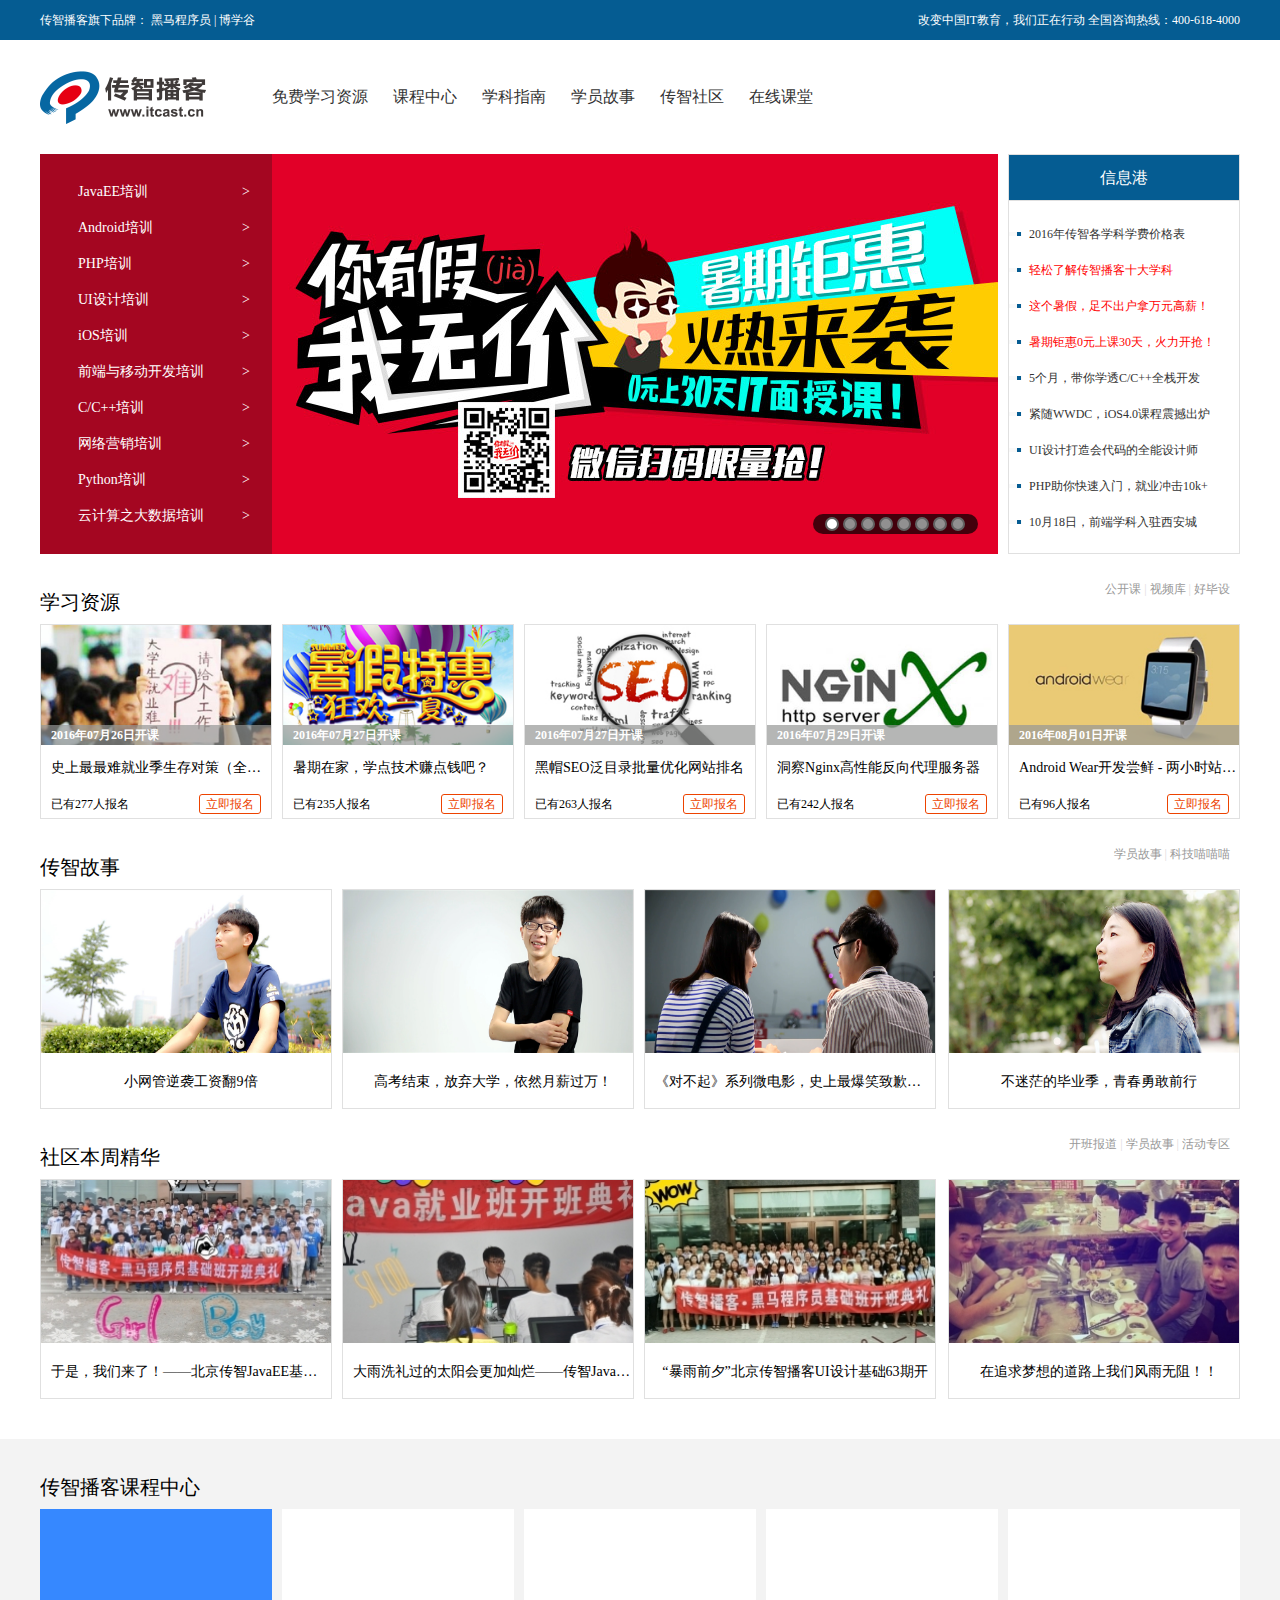
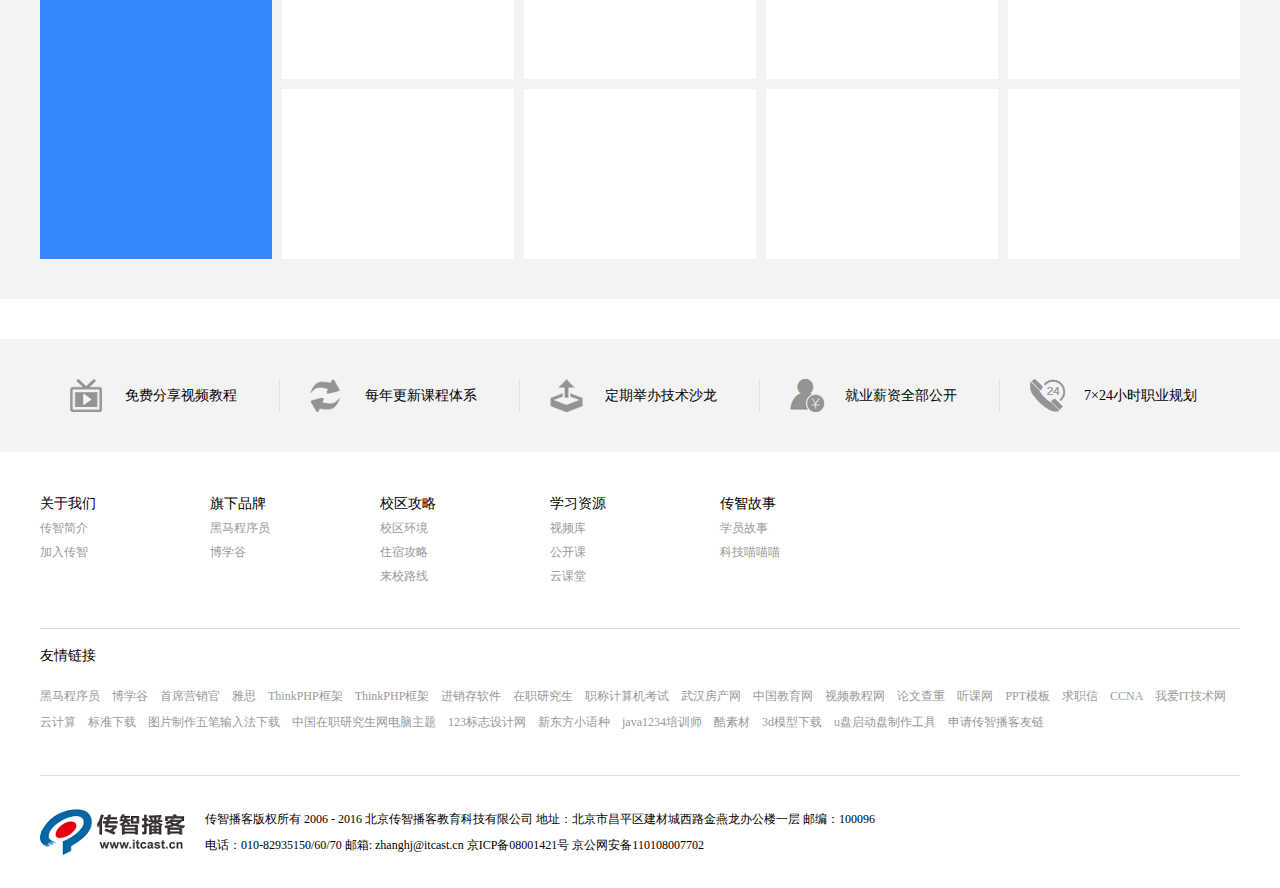
<file: Itheima/index.html>
<!DOCTYPE html PUBLIC "-//W3C//DTD XHTML 1.0 Transitional//EN"
        "http://www.w3.org/TR/xhtml1/DTD/xhtml1-transitional.dtd">
<html xmlns="http://www.w3.org/1999/xhtml" xml:lang="en">
<head>
    <meta http-equiv="Content-Type" content="text/html;charset=UTF-8">
    <title>传智播客·黑马程序员</title>
    <link rel="stylesheet" href="css/style.css"/>
</head>
<body>
<div class="top">
    <div class="top_in w">
        <div class="top_in_l left">传智播客旗下品牌： <a href="#">黑马程序员</a> | <a href="#">博学谷</a></div>
        <div class="top_in_r right">改变中国IT教育，我们正在行动 全国咨询热线：400-618-4000</div>
    </div>
</div>
<div class="nav w flow">
    <div class="logo left"><h1><a href="#"></a>传智播客</h1></div>
    <ul>
        <li><a href="#">免费学习资源<span></span></a></li>
        <li><a href="#">课程中心</a></li>
        <li><a href="#">学科指南</a></li>
        <li><a href="#">学员故事</a></li>
        <li><a href="#">传智社区</a></li>
        <li><a href="#">在线课堂</a></li>
    </ul>
</div>
<div class="ban w flow">
    <div id="bans">
        <div class="banner left" id="banner">
            <ul>
                <li><img src="images/banner0.jpg" /> </li>
                <li><img src="images/banner1.jpg" /> </li>
                <li><img src="images/banner2.jpg" /> </li>
                <li><img src="images/banner3.jpg" /> </li>
                <li><img src="images/banner4.jpg" /> </li>
                <li><img src="images/banner5.jpg" /> </li>
                <li><img src="images/banner6.jpg" /> </li>
                <li><img src="images/banner7.jpg" /> </li>
            </ul>
            <ol></ol>
        </div>
        <div id="arr"><span id="left">&lt;</span><span id="right">&gt;</span></div>
    </div>
    <script>
        /**
         * Created by Getzoo5 on 2017/8/28/028.
         */
        var bans = document.getElementById("bans");
        var banner = bans.children[0];
        var ul = banner.children[0];
        var ol = banner.children[1];
        var ulLis = ul.children;
        var imgWidth = banner.offsetWidth;
        var arr = document.getElementById("arr");
        var left = document.getElementById("left");
        var right = document.getElementById("right");
        for (var i = 0; i < ulLis.length; i++) {
            var li = document.createElement("li");
            ol.appendChild(li);
        }
        var olLis = ol.children;
        olLis[0].className = "current";
        var firstImg = ulLis[0].cloneNode(true);
        ul.appendChild(firstImg);
        for (var j = 0; j < olLis.length; j++) {
            olLis[j].index = j;
            olLis[j].onmouseover = function () {
                for (var k = 0; k < olLis.length; k++) {
                    olLis[k].className = "";
                }
                this.className = "current";
                var target = -this.index * imgWidth;
                animate(ul, target);
            };
        }
        bans.onmouseover = function () {
            arr.style.display = "block";
        };
        bans.onmouseout = function () {
            arr.style.display = "none";
        };
        var pic = 0;
        var square = 0;
        right.onclick = function () {
            if (pic === ulLis.length - 1) {
                ul.style.left = 0 + "px";
                pic = 0;
            }
            pic++;
            var target = -pic * imgWidth;
            animate(ul, target);
            if (square < olLis.length - 1) {
                square++;
            } else {
                square = 0;
            }
            for (var i = 0; i < olLis.length; i++) {
                olLis[i].className = "";
            }
            olLis[square].className = "current";
        };
        left.onclick = function () {
            if (pic === 0) {
                ul.style.left = -(ulLis.length - 1) * imgWidth + "px";
                pic = ulLis.length - 1;
            }
            pic--;
            var target = -pic * imgWidth;
            animate(ul, target);
            if (square > 0) {
                square--;
            } else {
                square = olLis.length - 1;
            }
            for (var i = 0; i < olLis.length; i++) {
                olLis[i].className = "";
            }
            olLis[square].className = "current";
        };

        setInterval(right.onclick, 3000);
        function animate(obj, target) {
            clearInterval(obj.timer);
            obj.timer = setInterval(function () {
                var leader = obj.offsetLeft;
                var step = 30;
                step = leader < target ? step : -step;
                if (Math.abs(leader - target) >= Math.abs(step)) {
                    leader = leader + step;
                    obj.style.left = leader + "px";
                } else {
                    obj.style.left = target + "px";
                    clearInterval(obj.timer);
                }
            }, 15);
        }
    </script>
    <ul>
        <li><a href="#">JavaEE培训 <span> > </span> </a></li>
        <li><a href="#">Android培训 <span> > </span> </a></li>
        <li><a href="#">PHP培训 <span> > </span> </a></li>
        <li><a href="#">UI设计培训 <span> > </span> </a></li>
        <li><a href="#">iOS培训 <span> > </span> </a></li>
        <li><a href="#">前端与移动开发培训 <span> > </span> </a></li>
        <li><a href="#">C/C++培训 <span> > </span> </a></li>
        <li><a href="#">网络营销培训 <span> > </span> </a></li>
        <li><a href="#">Python培训 <span> > </span> </a></li>
        <li><a href="#">云计算之大数据培训 <span> > </span> </a></li>
    </ul>

    <div class="sidebar right">
        <dl>
            <dt>信息港</dt>
            <dd><a href="#" title="2016年传智各学科学费价格表">2016年传智各学科学费价格表</a></dd>
            <dd class="hot"><a href="#" title="轻松了解传智播客十大学科">轻松了解传智播客十大学科</a></dd>
            <dd class="hot"><a href="#" title="这个暑假，足不出户拿万元高薪！">这个暑假，足不出户拿万元高薪！</a></dd>
            <dd class="hot"><a href="#" title="暑期钜惠0元上课30天，火力开抢！">暑期钜惠0元上课30天，火力开抢！</a></dd>
            <dd><a href="#" title="5个月，带你学透C/C++全栈开发">5个月，带你学透C/C++全栈开发</a></dd>
            <dd><a href="#" title="紧随WWDC，iOS4.0课程震撼出炉">紧随WWDC，iOS4.0课程震撼出炉</a></dd>
            <dd><a href="#" title="UI设计打造会代码的全能设计师">UI设计打造会代码的全能设计师</a></dd>
            <dd><a href="#" title="PHP助你快速入门，就业冲击10k+">PHP助你快速入门，就业冲击10k+</a></dd>
            <dd><a href="#" title="10月18日，前端学科入驻西安城">10月18日，前端学科入驻西安城</a></dd>
        </dl>
    </div>
</div>

<div class="pro w">
    <div class="tit w">
        <h2 class="left">学习资源</h2> <span class="right"><a href="#">公开课</a> | <a href="#">视频库</a> | <a
            href="#">好毕设</a></span>
    </div>
    <ul>
        <li>
            <div><img src="images/pro01.jpg" alt=""/>
                <b>2016年07月26日开课</b></div>
            <h3 title="史上最最难就业季生存对策（全能UI设计师--代码篇）">史上最最难就业季生存对策（全能UI设计师--代码篇）</h3>

            <p><span>已有277人报名</span>
                <a href="#">立即报名</a></p>
        </li>

        <li>
            <div><img src="images/pro02.jpg" alt=""/>
                <b>2016年07月27日开课</b></div>
            <h3 title="暑期在家，学点技术赚点钱吧？">暑期在家，学点技术赚点钱吧？</h3>

            <p>
                <span>已有235人报名</span>
                <a href="#">立即报名</a>
            </p>
        </li>

        <li>
            <div><img src="images/pro03.jpg" alt=""/>
                <b>2016年07月27日开课</b></div>
            <h3 title="黑帽SEO泛目录批量优化网站排名">黑帽SEO泛目录批量优化网站排名</h3>

            <p>
                <span>已有263人报名</span>
                <a href="#">立即报名</a>
            </p>
        </li>

        <li>
            <div><img src="images/pro04.jpg" alt=""/>
                <b>2016年07月29日开课</b></div>
            <h3 title="洞察Nginx高性能反向代理服务器">洞察Nginx高性能反向代理服务器</h3>

            <p>
                <span>已有242人报名</span>
                <a href="#">立即报名</a>
            </p>
        </li>

        <li class="ts">
            <div><img src="images/pro05.jpg" alt=""/>
                <b>2016年08月01日开课</b></div>
            <h3 title="Android Wear开发尝鲜 - 两小时站在科技最前沿">Android Wear开发尝鲜 - 两小时站在科技最前沿</h3>

            <p>
                <span>已有96人报名</span>
                <a href="#">立即报名</a>
            </p>
        </li>
    </ul>
</div>
<div class="about w">
    <div class="tit w">
        <h2 class="left">传智故事</h2> <span class="right"><a href="#">学员故事</a> | <a href="#">科技喵喵喵</a></span>
    </div>
    <ul>
        <li><img src="images/about01.jpg" alt=""/>

            <h3><a href="#">小网管逆袭工资翻9倍</a></h3></li>
        <li><img src="images/about02.jpg" alt=""/>

            <h3><a href="#">高考结束，放弃大学，依然月薪过万！</a></h3></li>
        <li><img src="images/about03.jpg" alt=""/>

            <h3><a href="#">《对不起》系列微电影，史上最爆笑致歉——没有之一</a></h3></li>
        <li class="ts"><img src="images/about04.jpg" alt=""/>

            <h3><a href="#">不迷茫的毕业季，青春勇敢前行</a></h3></li>
        <ul>
</div>
<div class="com w">
    <div class="tit w">
        <h2 class="left">社区本周精华</h2> <span class="right"><a href="#">开班报道</a> | <a href="#">学员故事</a> | <a
            href="#">活动专区</a></span>
    </div>
    <ul>
        <li><img src="images/com01.jpg" alt=""/>

            <h3><a href="#">于是，我们来了！——北京传智JavaEE基础23</a></h3></li>
        <li><img src="images/com02.jpg" alt=""/>

            <h3><a href="#">大雨洗礼过的太阳会更加灿烂——传智JavaEE</a></h3></li>
        <li><img src="images/com03.jpg" alt=""/>

            <h3><a href="#">“暴雨前夕”北京传智播客UI设计基础63期开</a></h3></li>
        <li class="ts"><img src="images/com04.jpg" alt=""/>

            <h3><a href="#">在追求梦想的道路上我们风雨无阻！！</a></h3></li>
    </ul>
</div>

<div class="case">
    <div class="tit w">
        <h2 class="left">传智播客课程中心</h2>
    </div>
    <div class="case-in w flow">
        <div class="case-l left"></div>
        <div class="case-r right">
            <ul>
                <li class="ts"></li>
                <li class="ts"></li>
                <li class="ts"></li>
                <li class="ts"></li>
                <li></li>
                <li></li>
                <li></li>
                <li></li>
            </ul>
        </div>
    </div>
</div>

<div class="mune">
    <div class="mune_in w">
        <ul>
            <li><a href="#" class="m1">免费分享视频教程</a></li>
            <li><a href="#" class="m2">每年更新课程体系</a></li>
            <li><a href="#" class="m3">定期举办技术沙龙</a></li>
            <li><a href="#" class="m4">就业薪资全部公开</a></li>
            <li class="ts"><a href="#" class="m5">7×24小时职业规划</a></li>
        </ul>
    </div>
</div>

<div class="footer">
    <div>
        <ul>
            <li class="foot_h">关于我们</li>
            <li><a href="#">传智简介</a></li>
            <li><a href="#">加入传智</a></li>
        </ul>
        <ul>
            <li class="foot_h">旗下品牌</li>
            <li><a href="#">黑马程序员</a></li>
            <li><a href="#">博学谷</a></li>
        </ul>
        <ul>
            <li class="foot_h">校区攻略</li>
            <li><a href="#">校区环境</a></li>
            <li><a href="#">住宿攻略</a></li>
            <li><a href="#">来校路线</a></li>
        </ul>
        <ul>
            <li class="foot_h">学习资源</li>
            <li><a href="#">视频库</a></li>
            <li><a href="#">公开课</a></li>
            <li><a href="#">云课堂</a></li>
        </ul>
        <ul>
            <li class="foot_h">传智故事</li>
            <li><a href="#">学员故事</a></li>
            <li><a href="#">科技喵喵喵</a></li>
        </ul>
    </div>
</div>
<div class="frili w">
    <h4>友情链接</h4>

    <p><a href="#">黑马程序员</a>　<a href="#">博学谷</a>　<a href="#">首席营销官</a>　<a href="#">雅思</a>　<a href="#">ThinkPHP框架</a>　<a
            href="#">ThinkPHP框架</a>　<a href="#">进销存软件</a>　<a href="#">在职研究生</a>　<a href="#">职称计算机考试</a>　<a href="#">武汉房产网</a>　<a
            href="#">中国教育网</a>　<a href="#">视频教程网</a>　<a href="#">论文查重</a>　<a href="#">听课网</a>　<a href="#">PPT模板</a>　<a
            href="#">求职信</a>　<a href="#">CCNA</a>　<a href="#">我爱IT技术网</a>　<a href="#">云计算</a>　<a href="#">标准下载</a>　<a
            href="#">图片制作五笔输入法下载</a>　<a href="#">中国在职研究生网电脑主题</a>　<a href="#">123标志设计网</a>　<a href="#">新东方小语种</a>　<a
            href="#">java1234培训师</a>　<a href="#">酷素材</a>　<a href="#">3d模型下载</a>　<a href="#">u盘启动盘制作工具</a>　<a href="#">申请传智播客友链</a>
    </p>
</div>
<div class="copy_right w">
    <p>传智播客版权所有 2006 - 2016 北京传智播客教育科技有限公司 地址：北京市昌平区建材城西路金燕龙办公楼一层 邮编：100096 <br/>
        电话：010-82935150/60/70 邮箱: zhanghj@itcast.cn 京ICP备08001421号 京公网安备110108007702
    </p>
</div>
<!--<script type="javascript" src="js/banner.js"></script>-->
</body>
</html>
</file>
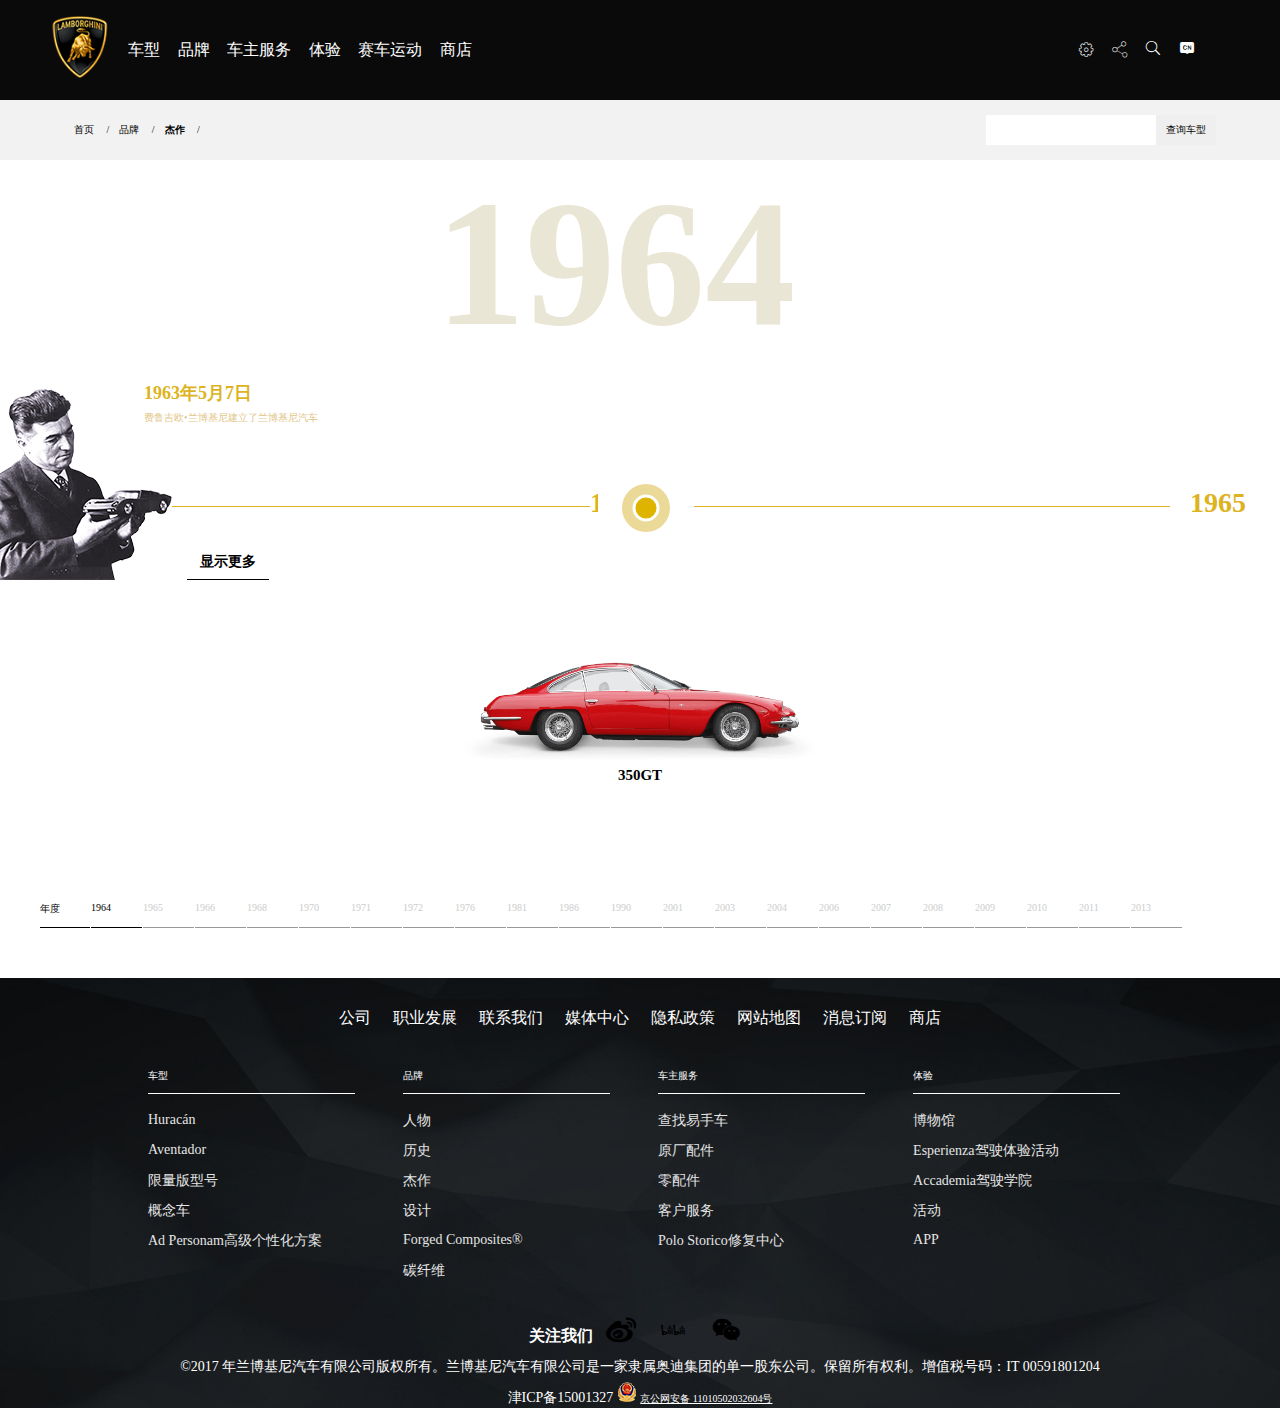
<file: 杰作/index.htm>
<!DOCTYPE html PUBLIC "-//W3C//DTD XHTML 1.0 Transitional//EN"
        "http://www.w3.org/TR/xhtml1/DTD/xhtml1-transitional.dtd">
<html xmlns="http://www.w3.org/1999/xhtml">
<head>
    <meta http-equiv="Content-Type" content="text/html; charset=UTF-8">
    <title>时代的兰博基尼 - 历史名车| Lamborghini.Com</title>
    <link rel="shortcut icon" href="favicon.ico">
    <link href="style/style.css" rel="stylesheet" type="text/css">
    <link href="style/base.css" rel="stylesheet" type="text/css">
    <script src="style/jquery-1.12.2.js" type="text/javascript"></script>
    <script src="style/bplayer.js" type="text/javascript"></script>
</head>
<body>
<div class="header" id="header">
    <div class="dd" id="head-bottom">
        <div class="hold clearfix">
            <div class="one fourth" id="box-first">
                <ul class="submenu hiden">
                    <li><a href="#" class="active">Huracan
                        <span>></span>
                    </a>
                    </li>
                    <li><a href="#" class="active">Aventador
                        <span>></span>
                    </a>
                    </li>
                    <li><a href="#" class="active">限量版型号
                        <span>></span>
                    </a>
                    </li>
                    <li><a href="#" class="active">概念车
                        <span>></span>
                    </a>
                    </li>
                    <li><a href="#" class="active">Ad Personam 高级个性化方案
                    </a>
                    </li>
                </ul>
                <ul class="submenu hiden">
                    <li><a href="#" class="active">人物
                        <span>></span>
                    </a></li>
                    <li><a href="#" class="active">历史</a></li>
                    <li><a href="#" class="active">杰作</a></li>
                    <li><a href="#" class="active">设计</a></li>
                    <li><a href="#" class="active">Forged Composites</a></li>
                    <li><a href="#" class="active">碳纤维</a></li>
                </ul>
                <ul class="submenu hiden">
                    <li><a href="#" class="active">经销商定位器
                        <span>></span>
                    </a></li>
                    <li><a href="#" class="active">易手车定位器</a></li>
                    <li><a href="#" class="active">原厂配件</a></li>
                    <li><a href="#" class="active">零配件</a></li>
                    <li><a href="#" class="active">客户服务
                        <span>></span>
                    </a></li>
                    <li><a href="#" class="active">Polo Storico修复中心</a></li>
                </ul>
                <ul class="submenu hiden">
                    <li><a href="#" class="active">新闻</a></li>
                    <li><a href="#" class="active">活动</a></li>
                    <li><a href="#" class="active">博物馆</a></li>
                    <li><a href="#" class="active">Accademia驾驶学院</a></li>
                    <li><a href="#" class="active">Esperienza驾驶体验活动</a></li>
                    <li><a href="#" class="active">移动APP</a></li>
                </ul>
                <ul class="submenu hiden"></ul>
                <ul class="submenu hiden"></ul>
            </div>
            <div class="two fourth" id="box-second">
                <ul class="submenu hiden">
                    <li><a href="#">Huracan Performante</a></li>
                    <li><a href="#">Huracan Coupe</a></li>
                    <li><a href="#">Huracan Spyder</a></li>
                    <li><a href="#">Huracan RWD Coupe</a></li>
                    <li><a href="#">Huracan RWD Spyder</a></li>
                    <li><a href="#">Huracan Avio</a></li>
                </ul>
                <ul class="submenu hiden">
                    <li><a href="#">Aventador S Coupe</a></li>
                    <li><a href="#">Aventador Coupe</a></li>
                    <li><a href="#">Aventador Rodester</a></li>
                    <li><a href="#">Aventador SV Coupe</a></li>
                    <li><a href="#">Aventador SV Rodester</a></li>
                    <li><a href="#">Aventador Pirelli</a></li>
                </ul>
                <ul class="submenu hiden">
                    <li><a href="#">Centenario Rodester</a></li>
                    <li><a href="#">Centenario</a></li>
                    <li><a href="#">Veneno Roadster</a></li>
                </ul>
                <ul class="submenu hiden">
                    <li><a href="#">Asterion</a></li>
                    <li><a href="#">Estoque</a></li>
                </ul>
                <ul class="submenu"></ul>
                <ul class="submenu hiden">
                    <li><a href="#">Ferruccio Lamborghini</a></li>
                    <li><a href="#">Marcello Gandini</a></li>
                    <li><a href="#">Giampaolo Dallara</a></li>
                    <li><a href="#">Paolo Stanzani</a></li>
                </ul>
                <ul class="submenu hiden"></ul>
                <ul class="submenu hiden"></ul>
                <ul class="submenu hiden"></ul>
                <ul class="submenu hiden"></ul>
                <ul class="submenu hiden"></ul>
                <ul class="submenu hiden">
                    <li><a href="#">陈列室</a></li>
                    <li><a href="#">服务定位器</a></li>
                    <li><a href="#">碰撞中心</a></li>
                </ul>
                <ul class="submenu hiden"></ul>
                <ul class="submenu hiden"></ul>
                <ul class="submenu hiden"></ul>
                <ul class="submenu hiden">
                    <li><a href="#">金融服务</a></li>
                    <li><a href="#">援助</a></li>
                    <li><a href="#">保修</a></li>
                    <li><a href="#">关怀计划</a></li>
                </ul>
                <ul class="submenu hiden"></ul>
                <ul class="submenu hiden"></ul>
                <ul class="submenu hiden"></ul>
                <ul class="submenu hiden"></ul>
                <ul class="submenu hiden"></ul>
                <ul class="submenu hiden"></ul>
                <ul class="submenu hiden"></ul>
            </div>
            <div class="three fourth" id="box-third"></div>
        </div>
    </div>
    <div class="dt" id="head-top">
        <h1>
            <img src="images/logo.png" width="60">
        </h1>
        <div class="desktop" id="desk">
            <ul>
                <li><a href="#">车型</a></li>
                <li><a href="#">品牌</a></li>
                <li><a href="#">车主服务</a></li>
                <li><a href="#">体验</a></li>
                <li><a href="#">赛车运动</a></li>
                <li><a href="#">商店</a></li>
            </ul>
        </div>
        <div class="rightbox">
            <ul>
                <li><a href="#" class="install"><i class="icon iconfont icon-jinlingyingcaiwangtubiao20"></a></i></li>
                <li><a href="#" class="linked"><i class="icon iconfont icon-fenxiang"></i></a></li>
                <li><a href="#" class="searched"><i class="icon iconfont icon-sousuo"></i></a></li>
                <li><a href="#" class="language"><i class="icon iconfont icon-yuyanzhongwen"></i></a></li>
            </ul>
        </div>
    </div>
</div><!--header end-->
<script>
    var header = document.getElementById("header");
    var headBottom = document.getElementById("head-bottom");
    var headTop = document.getElementById("head-top");

    var desk = document.getElementById("desk");//nav装ul的盒子
    var deskUl = desk.children[0];
    var deskLis = deskUl.children;//dt的lis
    var one = document.getElementById("box-first");
    var oneUls = one.children;//第一个盒子的uls
    for (var i = 0; i < deskLis.length; i++) {
        deskLis[i].index = i;
        deskLis[i].onmouseover = function () {
            var index = this.index;
            two.style.display = "none"
            if (oneUls[index].innerText === "") {
                animate(headBottom, {"height": 0});
            } else {
                animate(headBottom, {"height": 490})
            }
            for (var j = 0; j < deskLis.length; j++) {
                oneUls[j].className = "submenu hiden"
            }
            oneUls[index].className = "submenu shown"
        }
    }
    one.onmouseover = function () {
        two.style.display = "block"
    }

    var oneLis = one.getElementsByTagName("li");//第一个盒子里面的所有li
    var two = document.getElementById("box-second");
    var secondUls = two.children;//第二个盒子的ul

    for (var j = 0; j < oneLis.length; j++) {
        oneLis[j].index = j;
        oneLis[j].onmouseover = function () {
            for (var k = 0; k < oneLis.length; k++) {
                secondUls[k].className = "submenu hiden"
            }
            var index = this.index;
            console.log(index);
            secondUls[index].className = "submenu shown"
        }
    }
    headBottom.onmouseleave = function () {
        animate(headBottom, {"height": 0});
    }
    function animate(obj, json, fn) {
        clearInterval(obj.timer);
        obj.timer = setInterval(function () {
            var flag = true;
            for (var k in json) {
                if (k === "opacity") {
                    var leader = getStyle(obj, k) * 100;
                    var target = json[k] * 100;
                    var step = (target - leader) / 10;
                    step = step > 0 ? Math.ceil(step) : Math.floor(step);
                    leader = leader + step;
                    obj.style[k] = leader / 100;
                } else if (k === "zIndex") {
                    obj.style.zIndex = json[k];
                } else {
                    var leader = parseInt(getStyle(obj, k)) || 0;
                    var target = json[k];
                    var step = (target - leader) / 10;
                    step = step > 0 ? Math.ceil(step) : Math.floor(step);
                    leader = leader + step;
                    obj.style[k] = leader + "px";
                }
                if (leader !== target) {
                    flag = false;
                }
            }
            if (flag) {
                clearInterval(obj.timer);
                if (fn) {
                    fn();
                }
            }
        }, 15);
    }

    function getStyle(obj, attr) {
        if (window.getComputedStyle) {
            return window.getComputedStyle(obj, null)[attr];
        } else {
            return obj.currentStyle[attr];
        }
    }

    function scroll() {
        return {
            top: window.pageYOffset || document.documentElement.scrollTop || document.body.scrollTop || 0,
            left: window.pageXOffset || document.documentElement.scrollLeft || document.body.scrollLeft || 0
        };
    }
</script>
<!--header end-->
<div class="nav">
    <div class="nav-in w flow">
        <ul>
            <li><a href="#">首页 </a></li>
            <li><a href="#">品牌 </a></li>
            <li><a href="#"><strong>杰作</strong> </a></li>
        </ul>
        <div class="search">
            <input type="text" class="search-txt"/><button> 查询车型 </button>
        </div>
    </div>
</div><!--nav end-->
<div class="people">
    <div class="history">
        <div class="his-in" id="his_in">
            <section class="a">
                <div class="his-inner">
                    <h6>1963年5月7日</h6>

                    <p>费鲁吉欧•兰博基尼建立了兰博基尼汽车</p>
                </div>
                <span>显示更多</span>
            </section>
        </div>
    </div>
</div><!--people end-->
<div class="con" id="con">
    <div class="con-in" id="con_in">
        <div class="con-in2" id="con_in2">
            <ul>
                <li style="z-index: 3; opacity: 1">
                    <div class="in2inner">
                        <div class="bgover">
                            <div class="bgo-tit"><strong>350GT</strong></div>
                        </div>
                        <div class="li-in">
                            <img src="img/350.png" width="350"/>

                            <p>350GT</p>
                        </div>

                        <div class="discover"><a href="#">查找</a></div>

                    </div>
                </li>
                <li>
                    <div class="in2inner">
                        <div class="bgover">
                            <div class="bgo-tit"><strong>400GT</strong></div>
                        </div>
                        <div class="li-in">
                            <img src="img/2.png" width="350"/>

                            <p>400GT</p>
                        </div>

                        <div class="discover"><a href="#">查找</a></div>

                    </div>
                </li>
                <li>
                    <div class="in2inner">
                        <div class="bgover">
                            <div class="bgo-tit"><strong>Miura</strong></div>
                        </div>
                        <div class="li-in">
                            <img src="img/3.png" width="350"/>

                            <p>Miura</p>
                        </div>

                        <div class="discover"><a href="#">查找</a></div>

                    </div>
                </li>
                <li>  <!--多个车型-->
                    <div class="big-in2">
                        <div class="in2inner">
                            <div class="bgover">
                                <div class="bgo-tit"><strong>Islero</strong></div>
                            </div>
                            <div class="li-in">
                                <img src="img/4.1.png" width="350"/>

                                <p>Islero</p>
                            </div>

                            <div class="discover"><a href="#">查找</a></div>

                        </div>

                        <div class="in2inner1">
                            <div class="bgover">
                                <div class="bgo-tit"><strong>Espada</strong></div>
                            </div>
                            <div class="li-in">
                                <img src="img/4.2.png" width="350"/>

                                <p>Espada</p>
                            </div>

                            <div class="discover"><a href="#">查找</a></div>

                        </div>
                    </div>
                </li>
                <li>
                    <div class="in2inner">
                        <div class="bgover">
                            <div class="bgo-tit"><strong>Jarama</strong></div>
                        </div>
                        <div class="li-in">
                            <img src="img/5.png" width="350"/>

                            <p>Jarama</p>
                        </div>

                        <div class="discover"><a href="#">查找</a></div>

                    </div>
                </li>
                <li>
                    <div class="in2inner">
                        <div class="bgover">
                            <div class="bgo-tit"><strong>Choutach</strong></div>
                        </div>
                        <div class="li-in">
                            <img src="img/6.png" width="350"/>

                            <p>Choutach</p>
                        </div>

                        <div class="discover"><a href="#">查找</a></div>

                    </div>
                </li>
                <li>
                    <div class="in2inner">
                        <div class="bgover">
                            <div class="bgo-tit"><strong>Urraco</strong></div>
                        </div>
                        <div class="li-in">
                            <img src="img/7.png" width="350"/>

                            <p>Urraco</p>
                        </div>

                        <div class="discover"><a href="#">查找</a></div>

                    </div>
                </li>
                <li>
                    <div class="in2inner">
                        <div class="bgover">
                            <div class="bgo-tit"><strong>Silhouette</strong></div>
                        </div>
                        <div class="li-in">
                            <img src="img/8.png" width="350"/>

                            <p>Silhouette</p>
                        </div>

                        <div class="discover"><a href="#">查找</a></div>

                    </div>
                </li>
                <li>
                    <div class="in2inner">
                        <div class="bgover">
                            <div class="bgo-tit"><strong>Jalpa</strong></div>
                        </div>
                        <div class="li-in">
                            <img src="img/9.png" width="350"/>

                            <p>Jalpa</p>
                        </div>

                        <div class="discover"><a href="#">查找</a></div>

                    </div>
                </li>
                <li>
                    <div class="in2inner">
                        <div class="bgover">
                            <div class="bgo-tit"><strong>LM002</strong></div>
                        </div>
                        <div class="li-in">
                            <img src="img/10.png" width="350"/>

                            <p>LM002</p>
                        </div>

                        <div class="discover"><a href="#">查找</a></div>

                    </div>
                </li>
                <li>
                    <div class="in2inner">
                        <div class="bgover">
                            <div class="bgo-tit"><strong>Diablo</strong></div>
                        </div>
                        <div class="li-in">
                            <img src="img/11.png" width="350"/>

                            <p>Diablo</p>
                        </div>

                        <div class="discover"><a href="#">查找</a></div>

                    </div>
                </li>
                <li>
                    <div class="in2inner">
                        <div class="bgover">
                            <div class="bgo-tit"><strong>Murcielago</strong></div>
                        </div>
                        <div class="li-in">
                            <img src="img/12.png" width="350"/>

                            <p>Murcielago</p>
                        </div>

                        <div class="discover"><a href="#">查找</a></div>

                    </div>
                </li>
                <li>
                    <div class="in2inner">
                        <div class="bgover">
                            <div class="bgo-tit"><strong>Gallardo</strong></div>
                        </div>
                        <div class="li-in">
                            <img src="img/13.png" width="350"/>

                            <p>Gallardo</p>
                        </div>

                        <div class="discover"><a href="#">查找</a></div>

                    </div>
                </li>
                <li>
                    <div class="in2inner">
                        <div class="bgover">
                            <div class="bgo-tit"><strong>Murcielago roadster</strong></div>
                        </div>
                        <div class="li-in">
                            <img src="img/14.png" width="350"/>

                            <p>Murcielago roadster</p>
                        </div>

                        <div class="discover"><a href="#">查找</a></div>

                    </div>
                </li>
                <li>
                    <div class="big-in2">
                        <div class="in2inner">
                            <div class="bgover">
                                <div class="bgo-tit"><strong>Murcielago LP 640 roadster</strong></div>
                            </div>
                            <div class="li-in">
                                <img src="img/15.1.png" width="350"/>

                                <p>Murcielago LP 640 roadster</p>
                            </div>

                            <div class="discover"><a href="#">查找</a></div>

                        </div>
                        <div class="in2inner1">
                            <div class="bgover">
                                <div class="bgo-tit"><strong>Murcielago LP 640 coupe</strong></div>
                            </div>
                            <div class="li-in">
                                <img src="img/15.2.png" width="350"/>

                                <p>Murcielago LP 640 coupe</p>
                            </div>

                            <div class="discover"><a href="#">查找</a></div>

                        </div>
                    </div>
                </li>
                <li>
                    <div class="in2inner">
                        <div class="bgover">
                            <div class="bgo-tit"><strong>Reventon</strong></div>
                        </div>
                        <div class="li-in">
                            <img src="img/16.png" width="350"/>

                            <p>Reventon</p>
                        </div>

                        <div class="discover"><a href="#">查找</a></div>

                    </div>
                </li>
                <li>
                    <div class="big-in2">
                        <div class="in2inner">
                            <div class="bgover">
                                <div class="bgo-tit"><strong>Gallardo LP 560-4 Spyder</strong></div>
                            </div>
                            <div class="li-in">
                                <img src="img/17.1.png" width="350"/>

                                <p>Gallardo LP 560-4 Spyder</p>
                            </div>

                            <div class="discover"><a href="#">查找</a></div>

                        </div>
                        <div class="in2inner1">
                            <div class="bgover">
                                <div class="bgo-tit"><strong>Gallardo LP 560-4</strong></div>
                            </div>
                            <div class="li-in">
                                <img src="img/17.2.png" width="350"/>

                                <p>Gallardo LP 560-4</p>
                            </div>

                            <div class="discover"><a href="#">查找</a></div>

                        </div>
                    </div>
                </li>
                <li>
                    <div class="big-in3">
                        <div class="in2inner">
                            <div class="bgover">
                                <div class="bgo-tit"><strong>Murcielago LP 670 superveloce</strong></div>
                            </div>
                            <div class="li-in">
                                <img src="img/18.1.png" width="350"/>

                                <p>Murcielago LP 670 superveloce</p>
                            </div>

                            <div class="discover"><a href="#">查找</a></div>

                        </div>
                        <div class="in2inner1">
                            <div class="bgover">
                                <div class="bgo-tit"><strong>Gallardo LP 550-2</strong></div>
                            </div>
                            <div class="li-in">
                                <img src="img/18.2.png" width="350"/>

                                <p>Gallardo LP 550-2</p>
                            </div>

                            <div class="discover"><a href="#">查找</a></div>

                        </div>
                        <div class="in2inner2">
                            <div class="bgover">
                                <div class="bgo-tit"><strong>Murcielago LP 650 Roadster</strong></div>
                            </div>
                            <div class="li-in">
                                <img src="img/18.3.png" width="350"/>

                                <p>Murcielago LP 650 Roadster</p>
                            </div>

                            <div class="discover"><a href="#">查找</a></div>

                        </div>
                    </div>
                </li>
                <li>
                    <div class="big-in2">
                        <div class="in2inner">
                            <div class="bgover">
                                <div class="bgo-tit"><strong>Sesto Elemento</strong></div>
                            </div>
                            <div class="li-in">
                                <img src="img/19.1.png" width="350"/>

                                <p>Sesto Elemento</p>
                            </div>

                            <div class="discover"><a href="#">查找</a></div>

                        </div>
                        <div class="in2inner1">
                            <div class="bgover">
                                <div class="bgo-tit"><strong>Gallardo LP 570-4 Spyder Performante</strong></div>
                            </div>
                            <div class="li-in">
                                <img src="img/19.2.png" width="350"/>

                                <p>Gallardo LP 570-4 Spyder Performante</p>
                            </div>

                            <div class="discover"><a href="#">查找</a></div>

                        </div>

                    </div>
                </li>
                <li>
                    <div class="big-in3">
                        <div class="in2inner">
                            <div class="bgover">
                                <div class="bgo-tit"><strong>Gallardo</strong></div>
                            </div>
                            <div class="li-in">
                                <img src="img/20.1.png" width="350"/>

                                <p>Gallardo</p>
                            </div>

                            <div class="discover"><a href="#">查找</a></div>

                        </div>
                        <div class="in2inner1">
                            <div class="bgover">
                                <div class="bgo-tit"><strong>Gallardo</strong></div>
                            </div>
                            <div class="li-in">
                                <img src="img/20.2.png" width="350"/>

                                <p>Gallardo</p>
                            </div>

                            <div class="discover"><a href="#">查找</a></div>

                        </div>
                        <div class="in2inner2">
                            <div class="bgover">
                                <div class="bgo-tit"><strong>Gallardo</strong></div>
                            </div>
                            <div class="li-in">
                                <img src="img/20.3.png" width="350"/>

                                <p>Gallardo</p>
                            </div>

                            <div class="discover"><a href="#">查找</a></div>

                        </div>
                    </div>
                </li>
                <li>
                    <div class="in2inner">
                        <div class="bgover">
                            <div class="bgo-tit"><strong>Veneno one off</strong></div>
                        </div>
                        <div class="li-in">
                            <img src="img/21.png" width="350"/>

                            <p>Veneno one off</p>
                        </div>

                        <div class="discover"><a href="#">查找</a></div>

                    </div>
                </li>
            </ul>
        </div>
        <div class="con-in3" id="con_in3">
            <span class="current">年度</span>
            <ol class="flow" id="con_inol">
                <li class="current" style="color: #000;border-color: #000;">1964</li>
                <li>1965</li>
                <li>1966</li>
                <li>1968</li>
                <li>1970</li>
                <li>1971</li>
                <li>1972</li>
                <li>1976</li>
                <li>1981</li>
                <li>1986</li>
                <li>1990</li>
                <li>2001</li>
                <li>2003</li>
                <li>2004</li>
                <li>2006</li>
                <li>2007</li>
                <li>2008</li>
                <li>2009</li>
                <li>2010</li>
                <li>2011</li>
                <li>2013</li>
            </ol>
        </div>
    </div>
</div><!--con end-->
<div class="btn" style="position: absolute; width: 100%; height: 72px;top: 470px; ">
    <div class="btn-in">
        <div id="btn_l" style="left: 0; padding-left: 10px;"></div>
        <div class="line"><div></div></div>
        <div id="btn_r" style="right: 0; padding-right: 10px;"></div>
    </div>
    <div class="dot">
        <svg version="1.1" xmlns="http://www.w3.org/2000/svg" style="width:96px; height: 96px;background-color: #fff;">
            <circle fill="white" cx="48px" cy="48px" r="46px"></circle>
            <circle fill="#ead997" cx="48px" cy="48px" r="24px"></circle>
            <circle fill="#dfb400" stroke="white" stroke-width="3" cx="48px" cy="48px" r="12px"></circle>
        </svg>
        <!--svg画圆结束-->
    </div>
</div><!--btn end-->
<div class="footer">
    <div class="footer-nav">
        <ul>
            <li><a href="#">公司</a></li>
            <li><a href="#">职业发展</a></li>
            <li><a href="#">联系我们</a></li>
            <li><a href="#">媒体中心</a></li>
            <li><a href="#">隐私政策</a></li>
            <li><a href="#">网站地图</a></li>
            <li><a href="#">消息订阅</a></li>
            <li><a href="#">商店</a></li>
        </ul>
    </div>
    <div class="middle">
        <div class="one">
            <a href="#" class="link">
                <h4>
                    <strong>车型</strong>
                </h4>
            </a>
            <div class="bottom">
                <ul>
                    <li><a href="#">Huracán</a></li>
                    <li><a href="#">Aventador</a></li>
                    <li><a href="#">限量版型号</a></li>
                    <li><a href="#">概念车</a></li>
                    <li><a href="#">Ad Personam高级个性化方案</a></li>
                </ul>
            </div>
        </div>
        <div class="one">
            <a href="#" class="link">
                <h4>
                    <strong>品牌</strong>
                </h4>
            </a>
            <div class="bottom">
                <ul>
                    <li><a href="#">人物</a></li>
                    <li><a href="#">历史</a></li>
                    <li><a href="#">杰作</a></li>
                    <li><a href="#">设计</a></li>
                    <li><a href="#">Forged Composites®</a></li>
                    <li><a href="#">碳纤维</a></li>
                </ul>
            </div>
        </div>
        <div class="one">
            <a href="#" class="link">
                <h4>
                    <strong>车主服务</strong>
                </h4>
            </a>
            <div class="bottom">
                <ul>
                    <li><a href="#">查找易手车</a></li>
                    <li><a href="#">原厂配件</a></li>
                    <li><a href="#">零配件</a></li>
                    <li><a href="#">客户服务</a></li>
                    <li><a href="#">Polo Storico修复中心</a></li>
                </ul>
            </div>
        </div>
        <div class="one">
            <a href="#" class="link">
                <h4>
                    <strong>体验</strong>
                </h4>
            </a>
            <div class="bottom">
                <ul>
                    <li><a href="#">博物馆</a></li>
                    <li><a href="#">Esperienza驾驶体验活动</a></li>
                    <li><a href="#">Accademia驾驶学院</a></li>
                    <li><a href="#">活动</a></li>
                    <li><a href="#">APP</a></li>
                </ul>
            </div>
        </div>
    </div>
    <div class="labels">
        <div class="social">
            <span class="label">关注我们</span>
            <ul>
                <li><a href="#"><i class="icon iconfont icon-weibo"></i></a></li>
                <li><a href="#"><i class="icon iconfont icon-bilibilidonghua"></i></a></li>
                <li><a href="#"><i class="icon iconfont icon-weixin"></i></a></li>
            </ul>
        </div>
        <p class="first-p">©2017 年兰博基尼汽车有限公司版权所有。兰博基尼汽车有限公司是一家隶属奥迪集团的单一股东公司。保留所有权利。增值税号码：IT 00591801204</p>
        <p>津ICP备15001327
            <img src="images/logo_001.png" alt="">
            <a href="#"> 京公网安备 11010502032604号</a>
        </p>
    </div>
</div><!--footer end-->
</body>
</html>
</file>
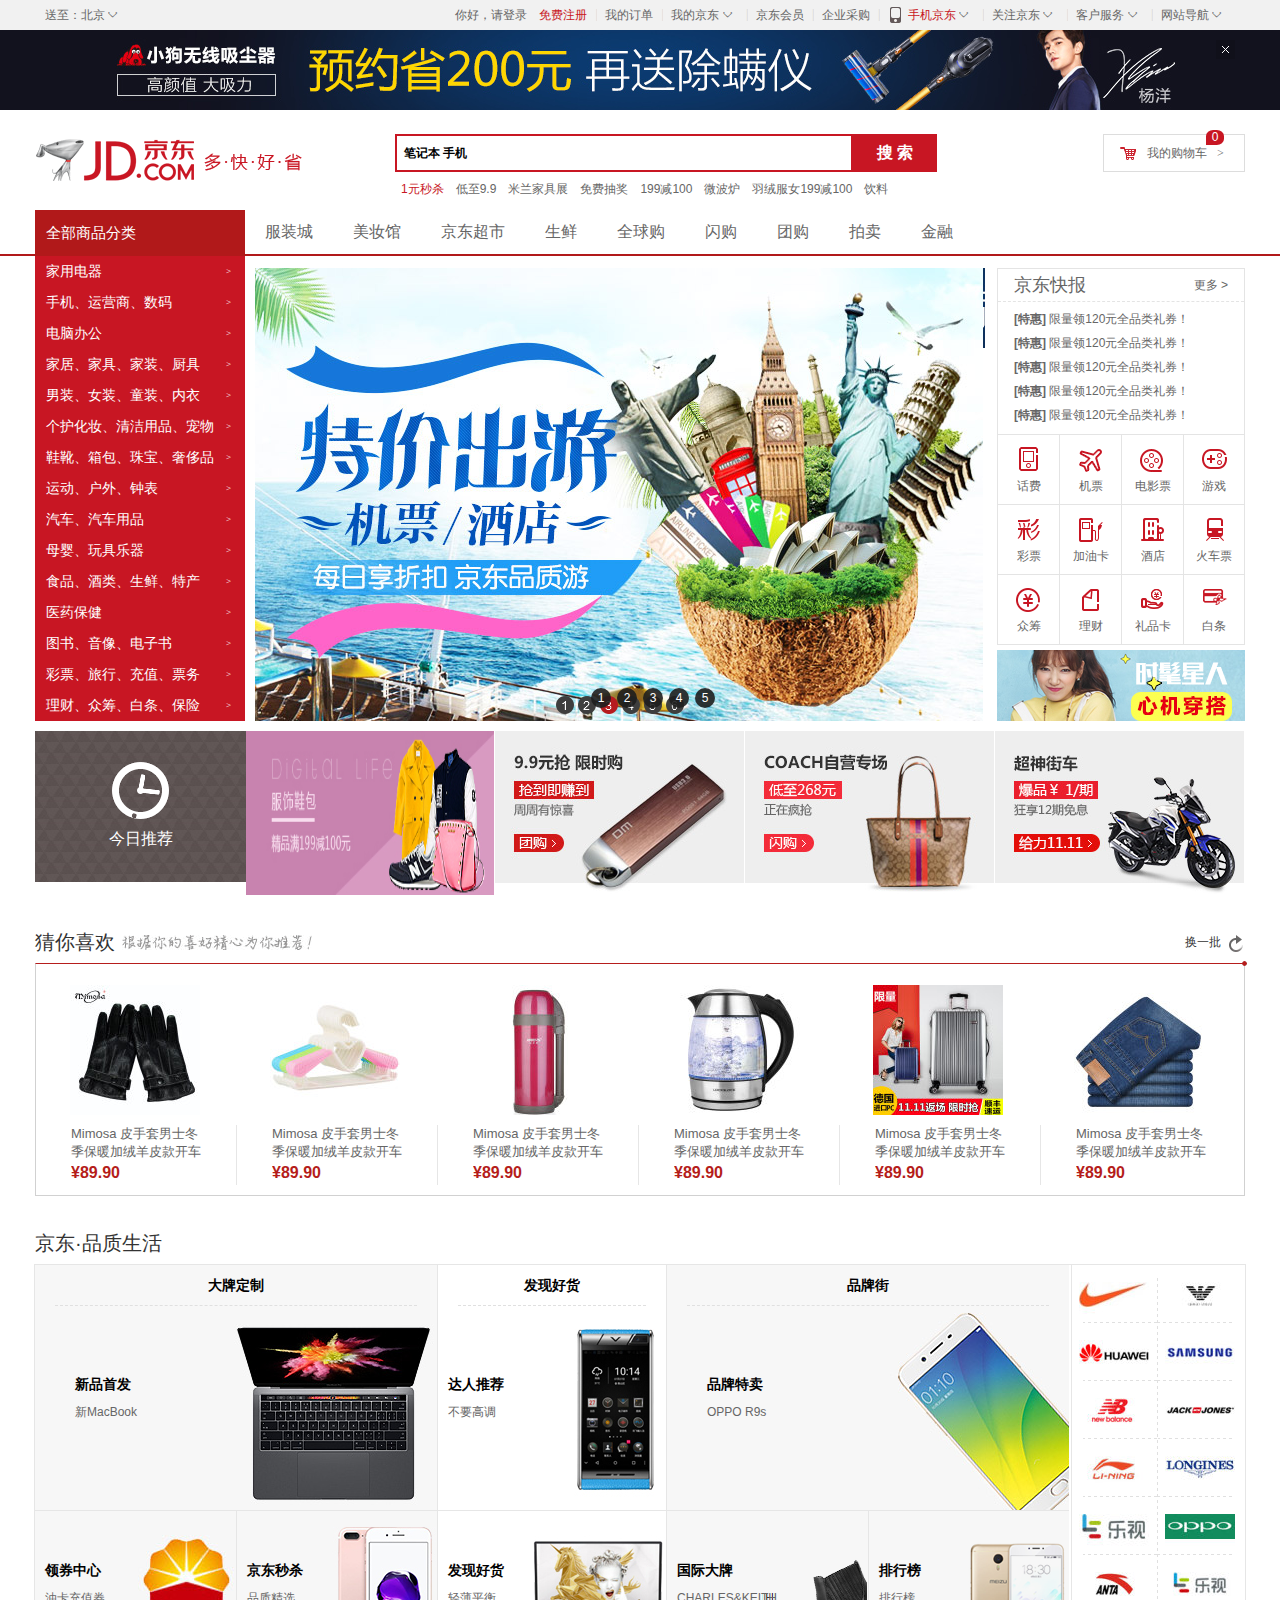
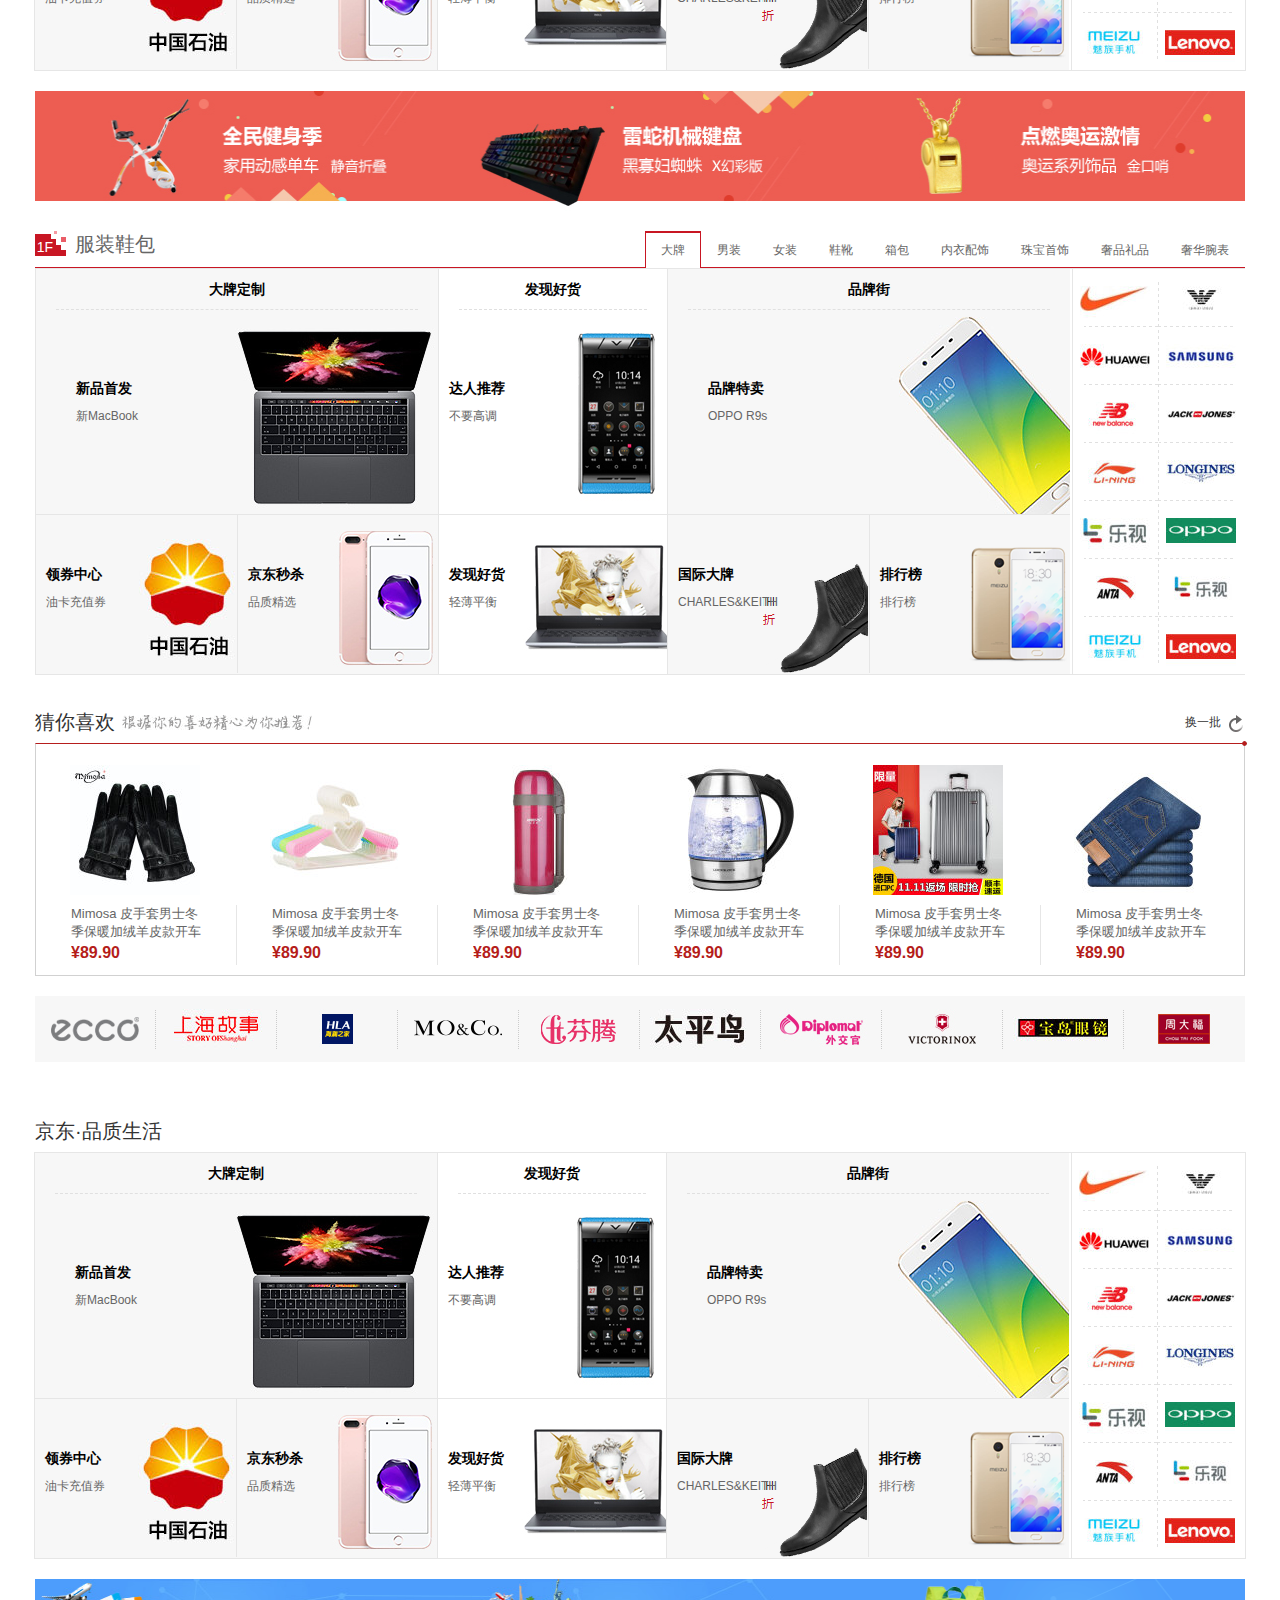
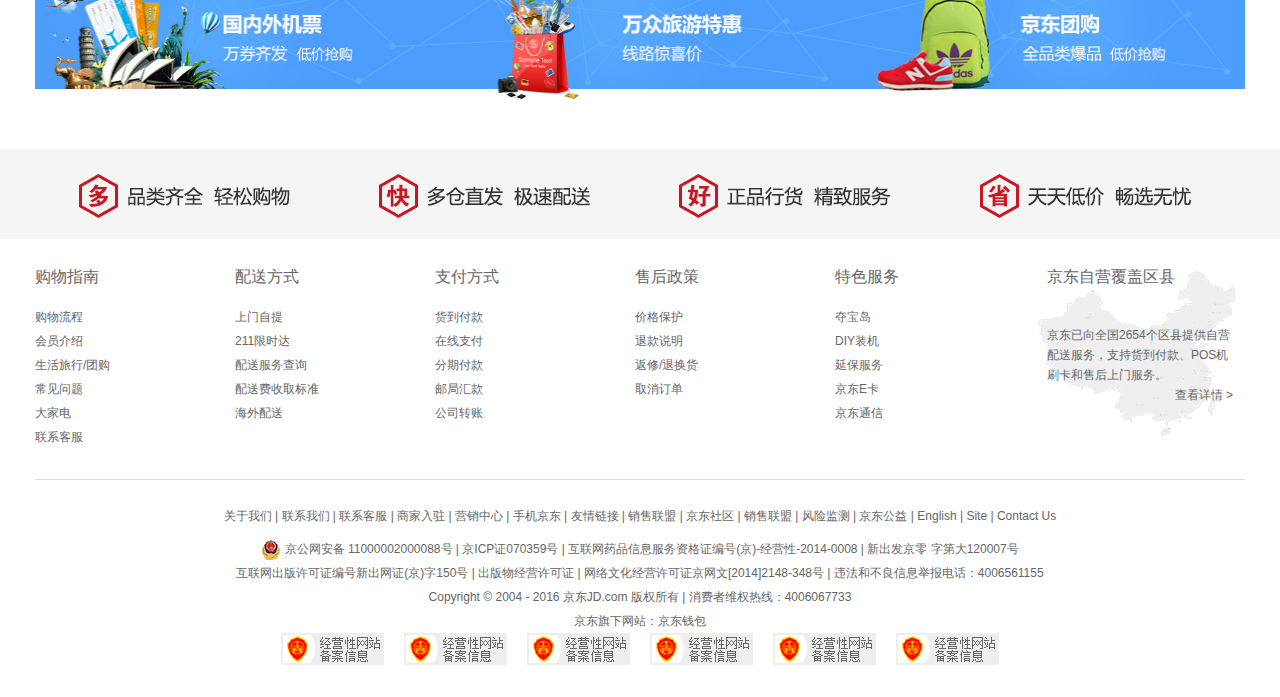
<file: JD/index1.html>
<!DOCTYPE html>
<html lang="en">
<head>
    <meta charset="UTF-8">
    <link rel="shortcut icon" href="favicon.ico" type="image/x-icon"/>
    <title>京东（JD.COM）-综合网购首选-正品低价、品质保障、配送及时、轻松购物！</title>
    <link rel="stylesheet" href="css/base.css"/>
    <link rel="stylesheet" href="css/index.css"/>
</head>
<body>
<div class="top">
    <div class="w">
        <ul id="depdad">
            <li>
                送至：北京
                <i>
                    <s>◇</s>
                </i>
            </li>
            <li id="dep"></li>
        </ul>


        <ul>
            <li><a href="#">你好，请登录</a>　<a href="#">免费注册</a></li>
            <li class="line">|</li>
            <li><a href="#">我的订单</a></li>
            <li class="line">|</li>
            <li><a href="#">我的京东</a> <i><s>◇</s></i></li>
            <li class="line">|</li>
            <li><a href="#">京东会员</a></li>
            <li class="line">|</li>
            <li><a href="#">企业采购</a></li>
            <li class="line">|</li>
            <li><em></em><a href="#">手机京东</a> <i><s>◇</s></i></li>
            <li class="line">|</li>
            <li><a href="#">关注京东</a> <i><s>◇</s></i></li>
            <li class="line">|</li>
            <li><a href="#">客户服务</a> <i><s>◇</s></i></li>
            <li class="line">|</li>
            <li><a href="#">网站导航</a> <i><s>◇</s></i></li>
        </ul>
    </div>
</div>
        <script>
            var depDad = document.getElementById("depdad");
            var dep = document.getElementById("dep");
            depDad.onmouseover = function (){
                dep.className = "dep";
            }
            depDad.onmouseout = function (){
                dep.className = "";
            }

        </script>
<!--The top end-->
<div class="top-ad" id="ad">
    <div class="w top-ad-in">
        <img src="images/img/banner.jpg" alt=""><s id="close"></s>
    </div>
</div>

<script>
    var tac = document.getElementById("ad");
    var hh = document.getElementById("close");
    hh.onclick = function () {
        tac.className = "top-ad-close";
    };
    hh.onmouseover = function () {
        this.className = "ad-s";
    };
    hh.onmouseout = function () {
        this.className = "";
    };
</script>

<!--The top end-->
<div class="header w">
    <div class="logo left"><h1><a href="#">京东商城</a></h1></div>
    <div class="search left"><input type="text" id="txt" value="笔记本 手机"><button>搜 索</button>
    </div>
    <div class="car right"><em></em><a href="#">我的购物车</a><i> > </i><s>0</s></div>
    <div class="hot left"><a href="#">1元秒杀</a>　<a href="#">低至9.9</a>　<a href="#">米兰家具展</a>　<a href="#">免费抽奖</a>　<a
            href="#">199减100</a>　<a href="#">微波炉</a>　<a href="#">羽绒服女199减100</a>　<a href="#">饮料</a></div>
</div>
<script>
    //找人
    var txt = document.getElementById("txt");
    //文本框获取焦点后 默认文字要清除
    txt.onfocus = function () {
        //txt.value = "";//这里 txt 和 this 指的都是文本框
        this.value = "";
    };
    //文本框失去焦点后 默认文字要加上
    txt.onblur = function () {
        this.value = "笔记本 手机";
    };
</script>
<!--The header end-->

<div class="nav_line">
    <div class="nav w">

        <dl class="l-bar left">
            <dt>全部商品分类</dt>
            <dd>
                <ul>
                    <li><a href="#">家用电器</a> <i> > </i></li>
                    <li><a href="#">手机、运营商、数码</a> <i> > </i></li>
                    <li><a href="#">电脑办公</a> <i> > </i></li>
                    <li><a href="#">家居、家具、家装、厨具</a> <i> > </i></li>
                    <li><a href="#">男装、女装、童装、内衣</a> <i> > </i></li>
                    <li><a href="#">个护化妆、清洁用品、宠物</a> <i> > </i></li>
                    <li><a href="#">鞋靴、箱包、珠宝、奢侈品</a> <i> > </i></li>
                    <li><a href="#">运动、户外、钟表</a> <i> > </i></li>
                    <li><a href="#">汽车、汽车用品</a> <i> > </i></li>
                    <li><a href="#">母婴、玩具乐器</a> <i> > </i></li>
                    <li><a href="#">食品、酒类、生鲜、特产</a> <i> > </i></li>
                    <li><a href="#">医药保健</a> <i> > </i></li>
                    <li><a href="#">图书、音像、电子书</a> <i> > </i></li>
                    <li><a href="#">彩票、旅行、充值、票务</a> <i> > </i></li>
                    <li><a href="#">理财、众筹、白条、保险</a> <i> > </i></li>
                </ul>
            </dd>
        </dl>

        <ul class="r-nav left">
            <li><a href="#">服装城</a></li>
            <li><a href="#">美妆馆</a></li>
            <li><a href="#">京东超市</a></li>
            <li><a href="#">生鲜</a></li>
            <li><a href="#">全球购</a></li>
            <li><a href="#">闪购</a></li>
            <li><a href="#">团购</a></li>
            <li><a href="#">拍卖</a></li>
            <li><a href="#">金融</a></li>
        </ul>
    </div>
</div>
<!--The wnav end-->

<div class="w-ban">
    <div class="w flow">
        <div class="ban right flow">
            <div class="banner left">

                <div class="slider">
                    <a href="#"><img src="images/banner/01.jpg" alt="" id="slider_img"/></a>
                    <div class="circle" id="circle">
                        <ul>
                            <li><a href="#">1</a></li>
                            <li><a href="#">2</a></li>
                            <li><a href="#">3</a></li>
                            <li><a href="#">4</a></li>
                            <li><a href="#">5</a></li>
                        </ul>
                    </div>
                </div>
                <script>
                    var circle = document.getElementById("circle");
                    var bigImg = document.getElementById("slider_img");
                    var lis = circle.getElementsByTagName("a");
                    for (var i=0 ;i<lis.length;i++){
                        lis[i].index = i+1;
                        lis[i].onmouseover = function () {
                            bigImg.src = "images/banner/0" + this.index + ".jpg";
                            for (var i=0; i< lis.length;i++){
                                lis[i].setAttribute("style","background:red");
                            }
                        }
                    }
                </script>

            </div>
            <div class="new-box right">
                <dl>
                    <dt>
                    <h2>京东快报</h2><span><a href="#"> 更多 > </a></span></dt>
                    <dd>
                        <ul>
                            <li><b>[特惠]</b> <a href="#">限量领120元全品类礼券！</a></li>
                            <li><b>[特惠]</b> <a href="#">限量领120元全品类礼券！</a></li>
                            <li><b>[特惠]</b> <a href="#">限量领120元全品类礼券！</a></li>
                            <li><b>[特惠]</b> <a href="#">限量领120元全品类礼券！</a></li>
                            <li><b>[特惠]</b> <a href="#">限量领120元全品类礼券！</a></li>
                        </ul>
                    </dd>
                </dl>
                <ul class="life">
                    <li class="l1">
                        <div class="pic"></div>
                        <p>话费</p></li>
                    <li class="l2">
                        <div class="pic"></div>
                        <p>机票</p></li>
                    <li class="l3">
                        <div class="pic"></div>
                        <p>电影票</p></li>
                    <li class="ts l4">
                        <div class="pic"></div>
                        <p>游戏</p></li>
                    <li class="l5">
                        <div class="pic"></div>
                        <p>彩票</p></li>
                    <li class="l6">
                        <div class="pic"></div>
                        <p>加油卡</p></li>
                    <li class="l7">
                        <div class="pic"></div>
                        <p>酒店</p></li>
                    <li class="ts l8">
                        <div class="pic"></div>
                        <p>火车票</p></li>
                    <li class="l9">
                        <div class="pic"></div>
                        <p>众筹</p></li>
                    <li class="l10">
                        <div class="pic"></div>
                        <p>理财</p></li>
                    <li class="l11">
                        <div class="pic"></div>
                        <p>礼品卡</p></li>
                    <li class="ts l12">
                        <div class="pic"></div>
                        <p>白条</p></li>
                </ul>
                <div class="new-box_bot"></div>
            </div>
        </div>
    </div>
</div>
<!--The ban end-->

<div class="newpro w">
    <dl>
        <dt>
        <div></div>
        <p>今日推荐</p></dt>
        <dd class="ts"><img src="images/newpro1.png" alt=""></dd>
        <dd><img src="images/newpro2.png" alt=""></dd>
        <dd><img src="images/newpro3.png" alt=""></dd>
        <dd><img src="images/newpro4.png" alt=""></dd>
    </dl>
</div>
<!--The newpro end-->

<div class="contit w">
    <h3>猜你喜欢</h3> <span>换一批</span>
</div>
<!--The contit end-->

<div class="likepro w">
    <ul>
        <li><img src="images/likepro1.png" alt="">
            <div><p>Mimosa 皮手套男士冬季保暖加绒羊皮款开车</p><i>¥89.90</i></div>
        </li>
        <li><img src="images/likepro2.png" alt="">
            <div><p>Mimosa 皮手套男士冬季保暖加绒羊皮款开车</p><i>¥89.90</i></div>
        </li>
        <li><img src="images/likepro3.png" alt="">
            <div><p>Mimosa 皮手套男士冬季保暖加绒羊皮款开车</p><i>¥89.90</i></div>
        </li>
        <li><img src="images/likepro4.png" alt="">
            <div><p>Mimosa 皮手套男士冬季保暖加绒羊皮款开车</p><i>¥89.90</i></div>
        </li>
        <li><img src="images/likepro5.png" alt="">
            <div><p>Mimosa 皮手套男士冬季保暖加绒羊皮款开车</p><i>¥89.90</i></div>
        </li>
        <li><img src="images/likepro6.png" alt="">
            <div class="ts"><p>Mimosa 皮手套男士冬季保暖加绒羊皮款开车</p><i>¥89.90</i></div>
        </li>
    </ul>
    <em></em>
</div>
<!--The like end-->

<div class="contit w">
    <h3 class="ts">京东·品质生活</h3>
</div>
<!--The contit end-->

<div class="lifepro w">
    <div class="life_pro1 left">
        <div class="life_tit"><h4>大牌定制</h4></div>
        <div class="life_new a1">
            <div class="hh">
                <h5>新品首发</h5>
                <p>新MacBook</p>
            </div>
        </div>
        <div class="life_hot">
            <div class="life_hot_l left a4">
                <div class="hhh">
                    <h5>领券中心</h5>
                    <p>油卡充值券</p>
                </div>
            </div>
            <div class="life_hot_r right a5">
                <div class="hhh">
                    <h5>京东秒杀</h5>
                    <p>品质精选</p>
                </div>
            </div>
        </div>
    </div>
    <div class="life_pro2 left">
        <div class="life_tit"><h4>发现好货</h4></div>
        <div class="life_new a3">
            <div class="hhh">
                <h5>达人推荐</h5>
                <p>不要高调</p>
            </div>
        </div>
        <div class="life_hot a6">
            <div class="hhh">
                <h5>发现好货</h5>
                <p>轻薄平衡</p>
            </div>
        </div>
    </div>
    <div class="life_pro1 left">
        <div class="life_tit"><h4>品牌街</h4></div>
        <div class="life_new a2">
            <div class="hh">
                <h5>品牌特卖</h5>
                <p>OPPO R9s</p>
            </div>
        </div>
        <div class="life_hot">
            <div class="life_hot_l left a7">
                <div class="hhh">
                    <h5>国际大牌</h5>
                    <p>CHARLES&KEITH</p>
                </div>
            </div>
            <div class="life_hot_r right a8">
                <div class="hhh">
                    <h5>排行榜</h5>
                    <p>排行榜</p>
                </div>
            </div>
        </div>
    </div>
    <div class="life_nav right">
        <ul>
            <li><a href="#"></a></li>
            <li><a href="#"></a></li>
            <li><a href="#"></a></li>
            <li><a href="#"></a></li>
            <li><a href="#"></a></li>
            <li><a href="#"></a></li>
            <li><a href="#"></a></li>
            <li><a href="#"></a></li>
            <li><a href="#"></a></li>
            <li><a href="#"></a></li>
            <li><a href="#"></a></li>
            <li><a href="#"></a></li>
            <li><a href="#"></a></li>
            <li><a href="#"></a></li>
        </ul>
    </div>
</div>
<!--The lifepro end-->

<div class="ad w">
    <img src="images/ad1.png" alt="">
</div>
<!--The ad end-->

<div class="wear w">
    <div class="con_tit left">
        <h3><i>1F</i>服装鞋包</h3>
    </div>
    <ul class="con_nav right" id="box">
        <li class="dap"><a>大牌</a></li>
        <li><a>男装</a></li>
        <li><a>女装</a></li>
        <li><a>鞋靴</a></li>
        <li><a>箱包</a></li>
        <li><a>内衣配饰</a></li>
        <li><a>珠宝首饰</a></li>
        <li><a>奢品礼品</a></li>
        <li><a>奢华腕表</a></li>
    </ul>
</div>

<div class="con2 w" id="con2">
    <ul>
        <li class="currentbox">
            <div class="lifepro w">
                <div class="life_pro1 left">
                    <div class="life_tit"><h4>大牌定制</h4></div>
                    <div class="life_new a1">
                        <div class="hh">
                            <h5>新品首发</h5>
                            <p>新MacBook</p>
                        </div>
                    </div>
                    <div class="life_hot">
                        <div class="life_hot_l left a4">
                            <div class="hhh">
                                <h5>领券中心</h5>
                                <p>油卡充值券</p>
                            </div>
                        </div>
                        <div class="life_hot_r right a5">
                            <div class="hhh">
                                <h5>京东秒杀</h5>
                                <p>品质精选</p>
                            </div>
                        </div>
                    </div>
                </div>
                <div class="life_pro2 left">
                    <div class="life_tit"><h4>发现好货</h4></div>
                    <div class="life_new a3">
                        <div class="hhh">
                            <h5>达人推荐</h5>
                            <p>不要高调</p>
                        </div>
                    </div>
                    <div class="life_hot a6">
                        <div class="hhh">
                            <h5>发现好货</h5>
                            <p>轻薄平衡</p>
                        </div>
                    </div>
                </div>
                <div class="life_pro1 left">
                    <div class="life_tit"><h4>品牌街</h4></div>
                    <div class="life_new a2">
                        <div class="hh">
                            <h5>品牌特卖</h5>
                            <p>OPPO R9s</p>
                        </div>
                    </div>
                    <div class="life_hot">
                        <div class="life_hot_l left a7">
                            <div class="hhh">
                                <h5>国际大牌</h5>
                                <p>CHARLES&KEITH</p>
                            </div>
                        </div>
                        <div class="life_hot_r right a8">
                            <div class="hhh">
                                <h5>排行榜</h5>
                                <p>排行榜</p>
                            </div>
                        </div>
                    </div>
                </div>
                <div class="life_nav right">

                </div>
            </div>
        </li>
        <li>
            <div class="block">这里有内容</div>
        </li>
        <li>
            <div class="lifepro w">
                <div class="life_pro1 left">
                    <div class="life_tit"><h4>大牌定制</h4></div>
                    <div class="life_new a1">
                        <div class="hh">
                            <h5>新品首发</h5>
                            <p>新MacBook</p>
                        </div>
                    </div>
                    <div class="life_hot">
                        <div class="life_hot_l left a4">
                            <div class="hhh">
                                <h5>领券中心</h5>
                                <p>油卡充值券</p>
                            </div>
                        </div>
                        <div class="life_hot_r right a5">
                            <div class="hhh">
                                <h5>京东秒杀</h5>
                                <p>品质精选</p>
                            </div>
                        </div>
                    </div>
                </div>
                <div class="life_pro2 left">
                    <div class="life_tit"><h4>发现好货</h4></div>
                    <div class="life_new a3">
                        <div class="hhh">
                            <h5>达人推荐</h5>
                            <p>不要高调</p>
                        </div>
                    </div>
                    <div class="life_hot a6">
                        <div class="hhh">
                            <h5>发现好货</h5>
                            <p>轻薄平衡</p>
                        </div>
                    </div>
                </div>
                <div class="life_pro1 left">
                    <div class="life_tit"><h4>品牌街</h4></div>
                    <div class="life_new a2">
                        <div class="hh">
                            <h5>品牌特卖</h5>
                            <p>OPPO R9s</p>
                        </div>
                    </div>
                    <div class="life_hot">
                        <div class="life_hot_l left a7">
                            <div class="hhh">
                                <h5>国际大牌</h5>
                                <p>CHARLES&KEITH</p>
                            </div>
                        </div>
                        <div class="life_hot_r right a8">
                            <div class="hhh">
                                <h5>排行榜</h5>
                                <p>排行榜</p>
                            </div>
                        </div>
                    </div>
                </div>
                <div class="life_nav right">

                </div>
            </div>
        </li>
        <li>
            <div class="block">这里有内容</div>
        </li>
        <li>
            <div class="lifepro w">
                <div class="life_pro1 left">
                    <div class="life_tit"><h4>大牌定制</h4></div>
                    <div class="life_new a1">
                        <div class="hh">
                            <h5>新品首发</h5>
                            <p>新MacBook</p>
                        </div>
                    </div>
                    <div class="life_hot">
                        <div class="life_hot_l left a4">
                            <div class="hhh">
                                <h5>领券中心</h5>
                                <p>油卡充值券</p>
                            </div>
                        </div>
                        <div class="life_hot_r right a5">
                            <div class="hhh">
                                <h5>京东秒杀</h5>
                                <p>品质精选</p>
                            </div>
                        </div>
                    </div>
                </div>
                <div class="life_pro2 left">
                    <div class="life_tit"><h4>发现好货</h4></div>
                    <div class="life_new a3">
                        <div class="hhh">
                            <h5>达人推荐</h5>
                            <p>不要高调</p>
                        </div>
                    </div>
                    <div class="life_hot a6">
                        <div class="hhh">
                            <h5>发现好货</h5>
                            <p>轻薄平衡</p>
                        </div>
                    </div>
                </div>
                <div class="life_pro1 left">
                    <div class="life_tit"><h4>品牌街</h4></div>
                    <div class="life_new a2">
                        <div class="hh">
                            <h5>品牌特卖</h5>
                            <p>OPPO R9s</p>
                        </div>
                    </div>
                    <div class="life_hot">
                        <div class="life_hot_l left a7">
                            <div class="hhh">
                                <h5>国际大牌</h5>
                                <p>CHARLES&KEITH</p>
                            </div>
                        </div>
                        <div class="life_hot_r right a8">
                            <div class="hhh">
                                <h5>排行榜</h5>
                                <p>排行榜</p>
                            </div>
                        </div>
                    </div>
                </div>
                <div class="life_nav right">

                </div>
            </div>
        </li>
        <li>
            <div class="block">这里有内容</div>
        </li>
        <li>
            <div class="lifepro w">
                <div class="life_pro1 left">
                    <div class="life_tit"><h4>大牌定制</h4></div>
                    <div class="life_new a1">
                        <div class="hh">
                            <h5>新品首发</h5>
                            <p>新MacBook</p>
                        </div>
                    </div>
                    <div class="life_hot">
                        <div class="life_hot_l left a4">
                            <div class="hhh">
                                <h5>领券中心</h5>
                                <p>油卡充值券</p>
                            </div>
                        </div>
                        <div class="life_hot_r right a5">
                            <div class="hhh">
                                <h5>京东秒杀</h5>
                                <p>品质精选</p>
                            </div>
                        </div>
                    </div>
                </div>
                <div class="life_pro2 left">
                    <div class="life_tit"><h4>发现好货</h4></div>
                    <div class="life_new a3">
                        <div class="hhh">
                            <h5>达人推荐</h5>
                            <p>不要高调</p>
                        </div>
                    </div>
                    <div class="life_hot a6">
                        <div class="hhh">
                            <h5>发现好货</h5>
                            <p>轻薄平衡</p>
                        </div>
                    </div>
                </div>
                <div class="life_pro1 left">
                    <div class="life_tit"><h4>品牌街</h4></div>
                    <div class="life_new a2">
                        <div class="hh">
                            <h5>品牌特卖</h5>
                            <p>OPPO R9s</p>
                        </div>
                    </div>
                    <div class="life_hot">
                        <div class="life_hot_l left a7">
                            <div class="hhh">
                                <h5>国际大牌</h5>
                                <p>CHARLES&KEITH</p>
                            </div>
                        </div>
                        <div class="life_hot_r right a8">
                            <div class="hhh">
                                <h5>排行榜</h5>
                                <p>排行榜</p>
                            </div>
                        </div>
                    </div>
                </div>
                <div class="life_nav right">

                </div>
            </div>
        </li>
        <li>
            <div class="block">这里有内容</div>
        </li>
        <li>
            <div class="lifepro w">
                <div class="life_pro1 left">
                    <div class="life_tit"><h4>大牌定制</h4></div>
                    <div class="life_new a1">
                        <div class="hh">
                            <h5>新品首发</h5>
                            <p>新MacBook</p>
                        </div>
                    </div>
                    <div class="life_hot">
                        <div class="life_hot_l left a4">
                            <div class="hhh">
                                <h5>领券中心</h5>
                                <p>油卡充值券</p>
                            </div>
                        </div>
                        <div class="life_hot_r right a5">
                            <div class="hhh">
                                <h5>京东秒杀</h5>
                                <p>品质精选</p>
                            </div>
                        </div>
                    </div>
                </div>
                <div class="life_pro2 left">
                    <div class="life_tit"><h4>发现好货</h4></div>
                    <div class="life_new a3">
                        <div class="hhh">
                            <h5>达人推荐</h5>
                            <p>不要高调</p>
                        </div>
                    </div>
                    <div class="life_hot a6">
                        <div class="hhh">
                            <h5>发现好货</h5>
                            <p>轻薄平衡</p>
                        </div>
                    </div>
                </div>
                <div class="life_pro1 left">
                    <div class="life_tit"><h4>品牌街</h4></div>
                    <div class="life_new a2">
                        <div class="hh">
                            <h5>品牌特卖</h5>
                            <p>OPPO R9s</p>
                        </div>
                    </div>
                    <div class="life_hot">
                        <div class="life_hot_l left a7">
                            <div class="hhh">
                                <h5>国际大牌</h5>
                                <p>CHARLES&KEITH</p>
                            </div>
                        </div>
                        <div class="life_hot_r right a8">
                            <div class="hhh">
                                <h5>排行榜</h5>
                                <p>排行榜</p>
                            </div>
                        </div>
                    </div>
                </div>
                <div class="life_nav right">

                </div>
            </div>
        </li>
    </ul>
</div>
<script>
    var box = document.getElementById("box");
    var spans = box.getElementsByTagName("li");
    var con = document.getElementById("con2");
    var lis = con.getElementsByTagName("li");
    for (var i = 0; i < spans.length; i++) {
        spans[i].index = i;
        spans[i].onmouseover = function () {
            for (var i = 0; i < spans.length; i++) {
                spans[i].className = "";
            }
            this.className = "dap";
            for (var i = 0; i < lis.length; i++) {
                lis[i].className = "";
            }
            var index = this.index;
            lis[index].className = "currentbox";
        }
    }
    //        spans.onclick = function () {
    //            for (var i = 0; i < spans.length; i++) {
    //                spans[i].className = "";
    //            }
    //            spans[i].className = "dap";
    //        };
    /* for (var i = 0; i < spans.length; i++) {
     spans[i].index = i;
     spans[i].onclick = function () {
     for (var i = 0; i < spans.length; i++) {
     spans[i].className = "";
     }
     this.className = "dap";
     for (var i = 0; i < lis.length; i++) {
     lis[i].className = "";
     }
     var index = this.index;
     lis[index].className = "current";
     }
     }*/
</script>
<!--The wear end-->

<div class="contit w">
    <h3>猜你喜欢</h3> <span>换一批</span>
</div>
<!--The contit end-->

<div class="likepro w">
    <ul>
        <li><img src="images/likepro1.png" alt="">
            <div><p>Mimosa 皮手套男士冬季保暖加绒羊皮款开车</p><i>¥89.90</i></div>
        </li>
        <li><img src="images/likepro2.png" alt="">
            <div><p>Mimosa 皮手套男士冬季保暖加绒羊皮款开车</p><i>¥89.90</i></div>
        </li>
        <li><img src="images/likepro3.png" alt="">
            <div><p>Mimosa 皮手套男士冬季保暖加绒羊皮款开车</p><i>¥89.90</i></div>
        </li>
        <li><img src="images/likepro4.png" alt="">
            <div><p>Mimosa 皮手套男士冬季保暖加绒羊皮款开车</p><i>¥89.90</i></div>
        </li>
        <li><img src="images/likepro5.png" alt="">
            <div><p>Mimosa 皮手套男士冬季保暖加绒羊皮款开车</p><i>¥89.90</i></div>
        </li>
        <li><img src="images/likepro6.png" alt="">
            <div class="ts"><p>Mimosa 皮手套男士冬季保暖加绒羊皮款开车</p><i>¥89.90</i></div>
        </li>
    </ul>
    <em></em>
</div>
<!--The like end-->

<div class="ad_nav b1 w">
    <ul>
        <li><a href="#"></a></li>
        <li><a href="#"></a></li>
        <li><a href="#"></a></li>
        <li><a href="#"></a></li>
        <li><a href="#"></a></li>
        <li><a href="#"></a></li>
        <li><a href="#"></a></li>
        <li><a href="#"></a></li>
        <li><a href="#"></a></li>
        <li><a href="#"></a></li>
    </ul>
</div>
<!--The ad_nav end-->


<div class="contit w">
    <h3 class="ts">京东·品质生活</h3>
</div>
<!--The contit end-->

<div class="lifepro w">
    <div class="life_pro1 left">
        <div class="life_tit"><h4>大牌定制</h4></div>
        <div class="life_new a1">
            <div class="hh">
                <h5>新品首发</h5>
                <p>新MacBook</p>
            </div>
        </div>
        <div class="life_hot">
            <div class="life_hot_l left a4">
                <div class="hhh">
                    <h5>领券中心</h5>
                    <p>油卡充值券</p>
                </div>
            </div>
            <div class="life_hot_r right a5">
                <div class="hhh">
                    <h5>京东秒杀</h5>
                    <p>品质精选</p>
                </div>
            </div>
        </div>
    </div>
    <div class="life_pro2 left">
        <div class="life_tit"><h4>发现好货</h4></div>
        <div class="life_new a3">
            <div class="hhh">
                <h5>达人推荐</h5>
                <p>不要高调</p>
            </div>
        </div>
        <div class="life_hot a6">
            <div class="hhh">
                <h5>发现好货</h5>
                <p>轻薄平衡</p>
            </div>
        </div>
    </div>
    <div class="life_pro1 left">
        <div class="life_tit"><h4>品牌街</h4></div>
        <div class="life_new a2">
            <div class="hh">
                <h5>品牌特卖</h5>
                <p>OPPO R9s</p>
            </div>
        </div>
        <div class="life_hot">
            <div class="life_hot_l left a7">
                <div class="hhh">
                    <h5>国际大牌</h5>
                    <p>CHARLES&KEITH</p>
                </div>
            </div>
            <div class="life_hot_r right a8">
                <div class="hhh">
                    <h5>排行榜</h5>
                    <p>排行榜</p>
                </div>
            </div>
        </div>
    </div>
    <div class="life_nav right">
        <ul>
            <li><a href="#"></a></li>
            <li><a href="#"></a></li>
            <li><a href="#"></a></li>
            <li><a href="#"></a></li>
            <li><a href="#"></a></li>
            <li><a href="#"></a></li>
            <li><a href="#"></a></li>
            <li><a href="#"></a></li>
            <li><a href="#"></a></li>
            <li><a href="#"></a></li>
            <li><a href="#"></a></li>
            <li><a href="#"></a></li>
            <li><a href="#"></a></li>
            <li><a href="#"></a></li>
        </ul>
    </div>
</div>
<!--The lifepro end-->

<div class="ad w">
    <img src="images/ad2.png" alt="">
</div>

<!--The con end-->

<div class="footer">
    <div class="f-top">
        <div class="f-top_in w">
            <ul>
                <li><img src="images/slo1.png" alt=""></li>
                <li><img src="images/slo2.png" alt=""></li>
                <li><img src="images/slo3.png" alt=""></li>
                <li><img src="images/slo4.png" alt=""></li>
            </ul>
        </div>
    </div>
    <div class="foot w flow">
        <ul>
            <li>购物指南</li>
            <li><a href="#">购物流程</a></li>
            <li><a href="#">会员介绍</a></li>
            <li><a href="#">生活旅行/团购</a></li>
            <li><a href="#">常见问题</a></li>
            <li><a href="#">大家电</a></li>
            <li><a href="#">联系客服</a></li>
        </ul>
        <ul>
            <li>配送方式</li>
            <li><a href="#">上门自提</a></li>
            <li><a href="#">211限时达</a></li>
            <li><a href="#">配送服务查询</a></li>
            <li><a href="#">配送费收取标准</a></li>
            <li><a href="#">海外配送</a></li>
        </ul>
        <ul>
            <li><a href="#">支付方式</a></li>
            <li><a href="#">货到付款</a></li>
            <li><a href="#">在线支付</a></li>
            <li><a href="#">分期付款</a></li>
            <li><a href="#">邮局汇款</a></li>
            <li><a href="#">公司转账</a></li>
        </ul>
        <ul>
            <li>售后政策</li>
            <li><a href="#">价格保护</a></li>
            <li><a href="#">退款说明</a></li>
            <li><a href="#">返修/退换货</a></li>
            <li><a href="#">取消订单</a></li>
        </ul>
        <ul>
            <li>特色服务</li>
            <li><a href="#">夺宝岛</a></li>
            <li><a href="#">DIY装机</a></li>
            <li><a href="#">延保服务</a></li>
            <li><a href="#">京东E卡</a></li>
            <li><a href="#">京东通信</a></li>
        </ul>
        <dl>
            <dt>京东自营覆盖区县</dt>
            <dd>京东已向全国2654个区县提供自营配送服务，支持货到付款、POS机刷卡和售后上门服务。<br/>
                <a href="#">查看详情 ></a></dd>
        </dl>
    </div>
    <div class="bot-nav w">
        <p>
            <a href="#">关于我们</a> | <a href="#">联系我们</a> | <a href="#">联系客服</a> | <a href="#">商家入驻</a> | <a
                href="#">营销中心</a> | <a href="#">手机京东</a> | <a href="#">友情链接</a> | <a href="#">销售联盟</a> | <a href="#">京东社区</a>
            |
            <a href="#">销售联盟</a> | <a href="#">风险监测</a> | <a href="#">京东公益</a> | <a href="#">English</a> | <a href="#">Site</a>
            |
            <a href="#">Contact Us</a>
        </p>
        <div class="copyr w">
            <img src="images/j.png" alt=""> 京公网安备 11000002000088号 | 京ICP证070359号 | 互联网药品信息服务资格证编号(京)-经营性-2014-0008 |
            新出发京零 字第大120007号<br/>
            互联网出版许可证编号新出网证(京)字150号 | 出版物经营许可证 | 网络文化经营许可证京网文[2014]2148-348号 | 违法和不良信息举报电话：4006561155<br/>
            Copyright © 2004 - 2016 京东JD.com 版权所有 | 消费者维权热线：4006067733<br/>
            京东旗下网站：京东钱包<br/>
            <img src="images/jy.png" alt=""> &nbsp; &nbsp; &nbsp;<img src="images/jy.png" alt=""> &nbsp; &nbsp;
            &nbsp;<img src="images/jy.png" alt=""> &nbsp; &nbsp; &nbsp;<img src="images/jy.png" alt=""> &nbsp; &nbsp;
            &nbsp;<img src="images/jy.png" alt=""> &nbsp; &nbsp; &nbsp;<img src="images/jy.png" alt="">
        </div>
    </div>
</div>
</body>
</html>
</file>
<file: Itheima/css/style.css>
* {
    margin: 0;
    padding: 0;
    list-style: none;
}

body {
    margin: 0px;
    font-family: "微软雅黑";
    font-size: 12px;
    line-height: 160%;
}

table, tr, td {
    margin: 0;
    padding: 0;
    border: 0;
}

h1, h2, h3, h4, h5, h6, p, strong {
    font-weight: 400;
}

a:link {
    color: #999;
    text-decoration: none;
}

a:visited {
    color: #999;
    text-decoration: none;
}

a:hover {
    color: #0099E5;
    text-decoration: none;
}

a:active {
    color: #6CF;
    text-decoration: none;
}

div {
    margin: 0 auto;
}

em, i {
    font-style: normal;
    font-size: 100%;
}

img {
    border: none;
}

ul, li, ol {
    list-style: none;
}

.w {
    width: 1200px;
    margin: 0 auto;
}

.flow {
    overflow: hidden;
}

.left {
    float: left;
}

.right {
    float: right;
}

/*----全局样式-end*/

.top {
    background: #055C92;
}

.top_in {
    height: 40px;
    line-height: 40px;
    color: #fff;
}

.top_in a {
    color: #fff;
}

.top_in a:hover {
    color: #f5f5f5;
}

/*top--样式-end*/

.logo {
    width: 232px;
    height: 114px;
    background: url(../images/logo.png) no-repeat left center;
    overflow: hidden;
}

.logo a {
    display: block;
    height: 114px;
}

.logo h1 {
    height: 114px;
    text-indent: -315px;
    overflow: hidden;
    color: #fff;
}

/*logo--样式-end*/

.nav ul {
    width: 568px;
    height: 114px;
    float: left;
}

.nav ul li {
    padding-right: 25px;
    height: 114px;
    line-height: 114px;
    float: left;
}

.nav ul li a {
    font-size: 16px;
    color: #333;
}

.nav ul li a:hover {
    font-size: 16px;
    color: #0099E5;
}

/*nav--样式-end*/

.ban {
    position: relative;
}

.ban > ul {
    width: 232px;
    height: 360px;
    background: rgba(20, 20, 20, .3);
    position: absolute;
    top: 0;
    left: 0;
    padding: 20px 0;
}

.ban > ul li {
}

.ban > ul li a {
    font-size: 14px;
    color: #fff;
    display: block;
    width: 194px;
    height: 36px;
    line-height: 36px;
    padding-left: 38px;
    /*background: url(../images/ban_nav.png) no-repeat right center;*/
}
.ban > ul li a span {
    width: 30px;
    height: 14px;
    display: inline-block;
    float: right;
    text-align: left;
    font-family: "宋体";
}


.ban > ul li a:hover {
    color: #fff;
    background-color: #3BA2F0;
}

.banner {
    width: 958px;
    height: 400px;
    position: relative;
    overflow: hidden;
}

.banner ul {
    width: 11958px;
    height: 400px;
    position: absolute;
    left: 0;
    top: 0;
    z-index: -222;
}

.banner ul li {
    width: 958px;
    height: 400px;
    float: left;
    overflow: hidden;
}

.bans {
    width: 958px;
    height: 400px;
    position: relative;
}

.banner ol {
    width: 145px;
    height: 14px;
    padding: 3px 10px 3px 10px;
    position: absolute;
    right: 20px;
    bottom: 20px;
    line-height: 20px;
    background-color: rgba(0, 0, 0, .7);
    text-align: center;
    border-radius: 10px;
}

.banner ol li {
    float: left;
    width: 10px;
    height: 10px;
    background: #919090;
    border: 2px solid #626262;
    border-radius: 50%;
    margin: 0 2px;
    cursor: pointer;
    list-style: none;
}

.banner ol li.current {
    background: #fff;
}

#arr {
    display: none;
}

#arr span {
    width: 45px;
    height: 75px;
    position: absolute;
    left: 232px;
    top: 50%;
    margin-top: -40px;
    background-color: rgba(0, 0, 0, .3);
    cursor: pointer;
    line-height: 75px;
    text-align: center;
    font-weight: bold;
    font-family: '黑体';
    font-size: 30px;
    color: #fff;
}

#arr #left {
    border-radius: 0 5px 5px 0;
}

#arr #right {
    right: 242px;
    left: auto;
    border-radius: 5px 0 0 5px;
}

#arr #left:hover, #arr #right:hover {
    background-color: rgba(0, 0, 0, .7);

}

/*banner--样式-end*/

.sidebar {
    overflow: hidden;
}

.sidebar dl {
    width: 230px;
    height: 398px;
    border: 1px solid #E0E0E0;
    overflow: hidden;
}

/*width: 232px; height: 400px;*/
.sidebar dl dt {
    height: 45px;
    line-height: 45px;
    background: #055C92;
    font-size: 16px;
    border-bottom: 1px solid #E0E0E0;
    margin-bottom: 15px;
    color: #fff;
    text-align: center;
}

.sidebar dl dd {
    height: 36px;
    line-height: 36px;
    font-size: 12px;
    text-indent: 20px;
    background: url(../images/s_bar.png) no-repeat left center;
}

.sidebar dl dd a {
    color: #333;
}

.sidebar dl dd.hot a {
    color: #f00;
}

.sidebar dl dd a:hover {
    color: #0099E5;
}

.sidebar dl dd.hot a:hover {
    color: #f00;
}

/*sidebar--样式-end*/

.tit {
    height: 70px;
    overflow: hidden;
}

.tit h2 {
    width: 250px;
    height: 70px;
    line-height: 96px;
    font-size: 20px
}

.tit span {
    display: block;
    width: 240px;
    text-align: right;
    padding-right: 10px;
    line-height: 70px;
    color: #ddd;
}

/*tit--样式-end*/

.pro, .about, .com {
    overflow: hidden;
}

.pro {
    margin: 0 ；
}

.pro ul li {
    width: 230px;
    height: 193px;
    float: left;
    border: 1px solid #E0E0E0;
    margin-right: 10px;
}

.pro ul li.ts {
    margin-right: 0;
}

.pro ul li div {
    width: 230px;
    height: 120px;
    overflow: hidden;
    position: relative;
}

.pro ul li div img {
    width: 230px;
}

.pro ul li b {
    display: block;
    width: 230px;
    height: 20px;
    line-height: 20px;
    background: url(../images/banner_nav.png) repeat;
    position: absolute;
    bottom: 0;
    left: 0;
    color: #fff;
    font-size: 12px;
    text-indent: 10px;
}

.pro ul li h3, .about ul li h3, .com ul li h3 {
    height: 44px;
    line-height: 44px;
    text-indent: 10px;
    white-space: nowrap;
    overflow: hidden;
    text-overflow: ellipsis;
}

.pro ul li:hover, .about ul li:hover, .com ul li:hover {
    border-color: #0099E5;
}

.pro ul li p {
    height: 30px;
    line-height: 30px;
    padding: 0 10px;
}

.pro ul li p span {
    display: block;
    height: 30px;
    line-height: 30px;
    float: left;
}

.pro ul li p a {
    display: block;
    width: 62px;
    height: 30px;
    line-height: 30px;
    float: right;
    background: url(../images/pro_bg.png) no-repeat center;
    text-align: center;
    color: #ED4300;
}

/*pro--样式-end*/

.about ul li h3 a, .com ul li h3 a {
    color: #000;
}

.about ul li h3 a:hover, .com ul li h3 a:hover {
    color: #0099E5;
}

.about ul {
    overflow: hidden;
}

.about ul li {
    width: 290px;
    height: 218px;
    border: 1px solid #E0E0E0;
    float: left;
    margin-right: 10px;
}

.about ul li.ts {
    margin-right: 0;
    float: right;
}

.about ul li img {
    width: 290px;
    height: 163px;
}

.about ul li h3 {
    text-align: center;
    height: 57px;
    line-height: 57px;
}

/*about--样式-end*/

.com ul {
    overflow: hidden;
}

.com ul li {
    width: 290px;
    height: 218px;
    border: 1px solid #E0E0E0;
    float: left;
    margin-right: 10px;
}

.com ul li.ts {
    margin-right: 0;
    float: right;
}

.com ul li img {
    width: 290px;
    height: 163px;
}

.com ul li h3 {
    text-align: center;
    height: 57px;
    line-height: 57px;
}

/*com--样式-end*/

/*transition: all 0.3s;*/
/*-moz-transition: all 0.3s;*/
/*-webkit-transition: all 0.3s;*/
/*-o-transition: all 0.3s;*/

.case {
    background-color: #F3F3F3;
    margin-top: 40px;
    padding-bottom: 40px;
}

.case-l {
    width: 232px;
    height: 350px;
    background: #3688FF;
    margin: 0;
}

.case-r {
    width: 968px;
}

.case-r li {
    width: 232px;
    height: 170px;
    float: left;
    margin-left: 10px;
    background-color: #fff;
}

.case-r li.ts {
    margin-bottom: 10px;
}

.case-r li:hover {
    box-shadow: 0px 2px 10px 0px #ccc;
}

.mune a {
    color: #000;
}

.footer a, .frili a {
}

.mune a:hover, .footer a:hover, .frili a:hover {
    color: #0099E5;
}

.mune {
    background: #F3F3F3;
    margin-top: 40px;
    font-size: 14px
}

.mune ul {
    overflow: hidden;
}

.mune ul li {
    width: 239px;
    height: 33px;
    line-height: 33px;
    float: left;
    border-right: 1px solid #E0E0E0;
    margin: 40px 0;
    text-align: center;
}

.mune ul li.ts {
    border-right: none;
}

.mune ul li a {
    display: block;
    width: 229px;
    height: 33px;
    text-align: center;
    background: url(../images/mune_ico.png) no-repeat;
    margin-left: 10px;
    text-indent: 32px;
}

.mune a:hover {
    background: url(../images/mune_ico.png) no-repeat;
}

.mune ul li a.mune ul li.ts {
    border: none;
}

.mune ul li a.m1 {
    background-position: 0 0;
}

.mune ul li a.m2 {
    background-position: 0 -40px;
}

.mune ul li a.m3 {
    background-position: 0 -80px;
}

.mune ul li a.m4 {
    background-position: 0 -120px;
}

.mune ul li a.m5 {
    background-position: 0 -160px;
}

.mune ul li a.m1:hover {
    background-position: 0 -200px;
}

.mune ul li a.m2:hover {
    background-position: 0 -240px;
}

.mune ul li a.m3:hover {
    background-position: 0 -280px;
}

.mune ul li a.m4:hover {
    background-position: 0 -320px;
}

.mune ul li a.m5:hover {
    background-position: 0 -360px;
}

/*mune--样式-end*/

.footer {
    padding: 40px 0;
    overflow: hidden;
}

.footer div {
    width: 1200px;
    margin: 0 auto;
    height: auto;
}

.footer div ul {
    width: 170px;
    float: left;
}

.footer div ul li {
    text-align: left;
    font-size: 12px;
    line-height: 24px;
}

.footer div ul li.foot_h {
    font-size: 14px;
    height: 50px line-height : 30 px;
}

/*footer--样式-end*/

.frili {
    border-top: 1px solid #E0E0E0;
    border-bottom: 1px solid #E0E0E0;
    padding-bottom: 40px
}

.frili h4 {
    line-height: 54px;
    font-size: 14px;
}

.frili p {
    line-height: 26px;
    font-size: 12px;
}

/*frili--样式-end*/

.copy_right {
    line-height: 40px;
    padding: 30px 0;
}

.copy_right p {
    background: url(../images/logo_but.png) no-repeat left center;
    line-height: 26px;
    padding-left: 165px;
}

/*copy_right--样式-end*/
</file>
<file: 杰作/style/style.css>
﻿@charset "utf-8";
body, ul, dl, dd, dt, ol, li, p, h1, h2, h3, h4, h5, h6, textarea, form, select, fieldset, table, td, div, input {
    margin: 0;
    padding: 0;
    -webkit-text-size-adjust: none
}


.clearfix:after {
    content: ".";
    display: block;
    height: 0;
    clear: both;
    visibility: hidden
}

.clearfix {
    *zoom: 1
}

ul, ol, li {
    list-style-type: none;
    vertical-align: 0
}

* {
    margin: 0;
    padding: 0;
    font-size: 10px;
    /*font-family: Microsoft YaHei;*/
    /*font-family: "Roboto";*/
    /*font-family: "Open Sans";*/

    font-family: "fontello";
}


a {
    outline-style: none;
    color: #000;
    text-decoration: none;
}

a:hover {
    color: #DDB321;
    text-decoration: none;
}

ol, ul {
    list-style: none;
}

.w {
    width: 90%;
    margin: 0 auto;
}

.left {
    float: left;
}

.right {
    float: left;
}

.flow {
    overflow: hidden;
}

.nav {
    width: 100%;
    height: 40px;
    background-color: #F2F2F2;
    padding: 10px 0;
}

.nav ul {
    float: left;
}

.nav ul li {
    height: 40px;
    line-height: 40px;
    float: left;
    list-style: none;
}

.nav ul li a {
    display: inline-block;
    padding: 0 10px;
}

.nav ul li::after {
    content: " /";
}

select {
    width: 222px;
    height: 39px;
    line-height: 40px;
    text-align: center;
    margin-left: 30%;
    padding: 0;
    font-size: 14px;
    border: none;
    outline: none;
    background-color: #F2F2F2;
    border-bottom: 1px #666 solid;
}

option {
    font-size: 8px;
    height: 30px;
    line-height: 160%;
}

.search {
    width: 230px;
    height: 40px;
    float: right;
}

.search-txt ,.search button {
    height: 30px;
    margin: 5px auto;
    outline: none;
    border: 0;
    vertical-align: top;
}

.search-txt {
    width: 170px;
    text-indent: 5px;
}

.search button {
    width: 60px;
    cursor: pointer;
    text-align: center;
}

.history {
    height: 420px;
    overflow: hidden;
}

.history section {
    height: 420px;
    position: relative;
    float: left;
}

.history h6 {
    color: #DDB321;
    line-height: 200%;
}

.his-in {
    width: 5000%;
    position: relative;
    /*margin-top: 100px;*/
}

.history .his-inner {
    width: 270px;
    text-align: left;
    position: absolute;
    left: 144px;
    top: 80px;
}

.history section h6 {
    font-size: 1.8rem;
    margin-top: 50%;
}

.history section.a {
    background: url(../img/ferruccio.png) no-repeat left bottom;
}

.history section.b {
    height: 420px;
    right: 0;
    /*opacity: 0*/
}

.history section.a {
    width: 758px;
    height: 420px;
    right: 0;
}

.history section.b div.big {
    width: 436px;
    height: 190px;
    color: #eae6d5;
    font-size: 180px;
    font-weight: 900;
    left: -32%;
    position: absolute;
    z-index: -1;
}

.history section.b .small {
    width: 200px;
    height: 50px;
    color: #eae6d5;
    font-size: 30px;
    font-weight: 900;
    left: 0;
    position: relative;
    z-index: -1;
}

.history section.b div.small div {
    width: 100px;
    left: -50%;
    top: 318px;
    position: absolute;
    line-height: 50px;
    font-weight: 900;
    font-size: 28px;
    color: #DDB321;
    z-index: 0;
    cursor: pointer;
    background-color: #fff;
    margin-left: 50px;
}

/*中间年份轴*/

div.history section.b div.tal{
    text-align: left;!important;
    margin-left: -60px;
}

div.history section.b div.tal div {
    padding-left: 20px;
}

div.history section.b div.tar{
    text-align: right;!important;
    margin-left: 20px;
}

div.history section.b div.tar div {
    padding-right: 20px;
}

div.history section.b div.tac{
    text-align: center;!important;
}

/*中间年份轴*/

.history section.a span {
    display: inline-block;
    padding: 8px 13px;
    border-bottom: 1px solid #000;
    font-size: 14px;
    font-weight: 600;
    position: absolute;
    bottom: 0;
    right: 58%;
}

.history section.a span:hover {
    color: #DFB400;
    border-bottom: 1px solid #E3C689;
    cursor: pointer;
}

.history p {
    color: #E3C689;
    position: relative;
}

.people {
    position: relative;
}

/*people结束*/

.con {
    overflow: hidden;
    margin-bottom: 50px;
}

#con-in {
    background: #000;
    overflow: hidden;
    position: relative;
    width: 1130px;
    height: 400px;
    margin: 0 auto;
}

#con_in2 {
    width: 1130px;
    height: 322px;
    margin: 0 auto;
    overflow: hidden;
    position: relative;
}

#con_in2 li {
    z-index: -1;
    float: left;
    width: 1128px;
    height: 320px;
    border: 1px solid #fff;
    background-color: #fff;
    position: absolute;
    top: 0;
    left: 0;
}

#con_in3 {
    width: 1200px;
    overflow: hidden;
    cursor: pointer;
    margin: 0 auto;
}

#con_in3 li {
    display: block;
    float: left;
    cursor: pointer;
    text-align: left;
    margin-left: 1px;
    width: 51px;
    border-bottom: 1px solid #999;
    height: 25px;
    color: #ccc;
}

#con_inol {
    cursor: pointer;
    width: 1150px;
    margin-left: 50px;
}

.con span {
    width: 50px;
    float: left;
    height: 25px;
}

.con ol li:hover, .con ol li.current, .con span.current {
    border-bottom: 1px solid #000;
    color: #000;
}

.li-in {
    width: 350px;
    height: 160px;
    margin: 70px auto;
}

.li-in img {
    width: 350px;
}

.li-in p {
    text-align: center;
    font-size: 1.5rem;
    font-weight: 900;
    display: block;
}

.con-in2 ul li {
}

.in2inner,.in2inner1,.in2inner2 {
    width: 350px;
    height: 320px;
    position: relative;
    overflow: hidden;
    text-align: center;
    margin: 0 auto;
}

.big-in2 .in2inner,.big-in2 .in2inner1,.big-in2 .in2inner2, .big-in3 .in2inner,.big-in3 .in2inner1,.big-in3 .in2inner2 {
    float: left;
}

.big-in2 {
    width: 700px;
    margin: 0 auto;
}

.big-in3 {
    width: 1050px;
    margin: 0 auto;
}

.bgover {
    width: 250px;
    height: 300px;
    color: #fff;
    position: absolute;
    z-index: -1;
    top: 0;
    left: 50px;
    text-align: center;
    background-color: #eae6d5;
    /*display: none;*/
    opacity: 0;
}

.bgover .bgo-tit strong {
    font-size: 35px;
    text-align: center;
}

.discover {
    opacity: 0;
}

.discover a {
    width: 68px;
    height: 40px;
    line-height: 40px;
    font-size: 16px;
    margin: -50px auto 0;
    text-align: center;
    color: #fff;
    background: #000 scroll 1px;
    display: block;
    z-index: 2;
}

/*轮播部分结束*/
.btn-in{
    width: 1000%;
}
#btn_l, #btn_r {
    width: 72px;
    height: 72px;
    position: absolute;
    top: 0;
    text-align: center;
    line-height: 72px;
    font-weight: 900;
    font-size: 28px;
    color: #DDB321;
    z-index: 5;
    cursor: pointer;
}

.line {
    width: 100%;
    height: 1px;
    position: absolute;
    background-color: #ddb321;
    top: 50%;
    z-index: -3;
}

.dot {
    position: relative;
    width: 500px;
    top: -10px;
    left: 6px;
    margin: 0 auto;
    text-align: center;
    overflow: hidden;
    z-index: 4;
}

.dot svg circle {
    margin: 5px auto;
}
/*btn ---- end*/
</file>
<file: 杰作/style/base.css>
﻿/*header start*/
.header {
    background-color: rgba(0, 0, 0, 0.8);
}

.header .dd {
    width: 100%;
    /*height: 490px;*/
    background-color: rgba(32, 32, 32, .95);
    position: absolute;
    top: 0;
    left: 0;
    z-index: 50;

}

::selection {
    background:#DFB400;
    color: white;
}

::-moz-selection {
    background:#DFB400;
    color: white;
}

.header .dd .hold {
    width: 83.41%; /*1267*/
    height: 79.6%; /*390*/
    position: absolute;
    top: 100px;
    left: 9.6%;
}

.header .dd .hold .fourth {
    float: left;
    margin-right: 10px;
    width: 32%;
    height: 100%;
}

.header .fourth .submenu {
    vertical-align: baseline;
    font-size: 16px;
    font-family: "Roboto";
    width: 31%;
    position: absolute;
    top: 0;
}

.header .fourth .submenu a {
    color: #fff;
    font-size: 14px;
    font-family: "Open Sans";
    font-weight: lighter;
    padding: 20px 3px;
    display: inline-block;
    width: 98%;
    position: relative;
}

.header .hold .submenu a span {
    position: absolute;
    right: 0;
    top: 22px;
    font-family: "fontello";
    font-weight: 400;
    font-size: 12px;
    width: 10px;
    line-height: 10px;
    margin: 0 2px;
}

.hiden {
    display: none;
}

.shown {
    display: block;
}

.header .dt {
    width: 100%;
    height: 100px;
    background-color: rgba(0, 0, 0, 0.8);
    position: relative;
    top: 0;
    left: 0;
    z-index: 50;
}

.header .dt h1 {
    position: absolute;
    top: 16px;
    left: 50px;
}

.header .dt .desktop {
    margin: 0 auto;
    width: 80%;
    height: 20px;
    padding: 40px 0;
}

.header .desktop ul {
    display: block;
}

.desktop ul li {
    display: inline-block;
    padding-right: 15px;
}

.desktop ul li a {
    /*float: left;*/
    font-size: 16px;
    font-weight: 300;
    color: #fff;
    z-index: 10000;
}

.header .rightbox {
    position: absolute;
    top: 40px;
    right: 10px;
    width: 15%;
}

.header .rightbox ul {
    display: block;
}

.header .rightbox ul li {
    display: inline-block;
    padding-right: 15px;
}

.header .rightbox ul li a i {
    color: #fff;
    font-size: 16px;
}

@font-face {
    font-family: "iconfont";
    src: url('iconfont.eot?t=1504620513481'); /* IE9*/
    src: url('iconfont.eot?t=1504620513481#iefix') format('embedded-opentype'), /* IE6-IE8 */ url('[data-uri]') format('woff'),
    url('iconfont.ttf?t=1504620513481') format('truetype'), /* chrome, firefox, opera, Safari, Android, iOS 4.2+*/ url('iconfont.svg?t=1504620513481#iconfont') format('svg'); /* iOS 4.1- */
}

.iconfont {
    font-family: "iconfont" !important;
    font-size: 16px;
    /*color: rgb(255, 255, 255);*/
    font-style: normal;
    -webkit-font-smoothing: antialiased;
    -moz-osx-font-smoothing: grayscale;
    transition: all 0.4s

}

.iconfont:hover {
    color: #535658;
}

.icon-jinlingyingcaiwangtubiao20:before {
    content: "\e79d";
}

.icon-fenxiang:before {
    content: "\e631";
}

.icon-sousuo:before {
    content: "\e6bf";
}

.icon-yuyanzhongwen:before {
    content: "\e612";
}

/*footer begin*/
.footer {
    height: 400px;
    background-image: url(../images/bg-footer.jpg);
    background-color: #000;
    background-position: center top;
    background-size: cover;
    padding-top: 30px;
}

.footer-nav {
    width: 100%;
    text-align: center;
    margin-bottom: 30px;
}

.footer-nav ul {
    display: inline-block;
    font-family: Roboto;
}

.footer-nav ul li {
    float: left;
    display: inline-block;
}

.footer-nav a {
    display: inline-block;
    font-size: 16px;
    padding: 0 11px;
    font-family: "Roboto";
    color: #fff;
    transition: all 0.4s
}

.footer-nav a:hover {
    color: #535658;
}

.footer .middle {
    width: 80%;
    height: 255px;
    margin: 0 auto;
}

.middle .one {
    width: 21%;
    height: 255px;
    float: left;
    padding: 0 20px;
}

.one .link {
    display: block;
    width: 96.3%;
    color: #fff;
}

.link h4 {
    font-family: "Open Sans";
    font-size: 16px;
    border-bottom: 1px solid #fff;
    padding: 10px 0;
    font-weight: lighter;
    margin-bottom: 10px;
}

.one .bottom {
    width: 96.3%;
    margin-bottom: 30px;
}

.bottom ul li {
    display: block;
    height: 30px;
}

.bottom li a {
    color: rgb(229, 229, 229);
    font-size: 14px;
    font-family: "Open Sans";
    font-weight: 300;
    padding: 8px 0;
    display: inline-block;
    transition: all 0.4s
}

.bottom li a:hover {
    color: #535658;
}

.labels {
    width: 100%;
    height: 82px;
    bottom: 10px;
}

.social {
    text-align: center;
    color: #fff;
    margin-bottom: 10px;
}

.social .label {
    display: inline-block;
    font-size: 16px;
    font-weight: 700;
    font-family: "Open Sans";
}

.social ul {
    display: inline-block;
    font-family: "Open Sans";
}

.social li {
    display: inline-block;
    padding: 0 10px;
}

.labels p {
    display: block;
    font-size: 14px;
    font-family: "Open Sans";
    font-weight: 300;
    color: #fff;
    text-align: center;
    height: 20px;
    line-height: 20px;
    vertical-align: baseline;
}

.labels .first-p {
    margin-bottom: 5px;
}

.labels p a {
    color: #fff;
    line-height: 20px;
    text-decoration: underline;
}

.labels p a:hover {
    text-decoration: none;
}

/*footer end*/
/*引用图标 begin*/
@font-face {
    font-family: "iconfont";
    src: url('iconfont.eot?t=1504352160017'); /* IE9*/
    src: url('iconfont.eot?t=1504352160017#iefix') format('embedded-opentype'), /* IE6-IE8 */ url('[data-uri]') format('woff'),
    url('iconfont.ttf?t=1504352160017') format('truetype'), /* chrome, firefox, opera, Safari, Android, iOS 4.2+*/ url('iconfont.svg?t=1504352160017#iconfont') format('svg'); /* iOS 4.1- */
}

.iconfont {
    font-family: "iconfont" !important;
    font-size: 30px;
    font-style: normal;
    -webkit-font-smoothing: antialiased;
    -moz-osx-font-smoothing: grayscale;
    transition: all 0.4s

}

.icon-weibo:before {
    content: "\e620";
}

.icon-weixin:before {
    content: "\e60c";
}

.icon-bilibilidonghua:before {
    content: "\e8ab";
}

/*引用图标 end*/
.iconfont:hover {
    color: #ddb321;
}
</file>
<file: JD/css/base.css>
a, address, b, big, blockquote, body, center, cite, code, dd, del, div, dl, dt, em, fieldset, font, form, h1, h2, h3, h4, h5, h6, html, i, iframe, img, ins, label, legend, li, ol, p, pre, small, span, strong, u, ul, var {
    margin: 0;
    padding: 0
}

h1,h2,h3,h4,h5,h6 {font-weight: normal;}

dl,dd,dt{
    list-style:none;
    margin: 0;
    padding: 0;
}

s {
    text-decoration: none;
}

i {
    font-style: normal;
}

article, aside, details, figcaption, figure, footer, header, hgroup, main, nav, section, summary {
    display: block
}

hr {
    -moz-box-sizing: content-box;
    box-sizing: content-box;
    height: 0
}

button, html input[type=button], input[type=submit] {
    -webkit-apperance: button;
    cursor: pointer
}

button[disabled], html input[disabled] {
    cursor: default
}

ol, ul {
    list-style: none
}

img {
    border: 0;
    vertical-align: middle
}

em, i, u {
    font-style: normal
}

.left {
    float: left
}

.right {
    float: right
}

.al {
    text-align: left
}

.ac {
    text-align: center
}

.ar {
    text-align: right
}

.hide {
    display: none
}

.clear, .clr {
    display: block;
    overflow: hidden;
    clear: both;
    height: 0;
    line-height: 0;
    font-size: 0
}

.clearfix:after {
    content: ".";
    display: block;
    height: 0;
    clear: both;
    visibility: hidden
}

.clearfix {
    *zoom: 1
}

.w {
    width: 1210px;
    margin: 0 auto;
}

.flow{
    overflow: hidden;
}

body {
    font: 12px/150% Arial, Verdana, "\5b8b\4f53";
    color: #666;
    background: #fff;
}

a {
    color: #666;
    text-decoration: none
}

a:hover {
    color: #C81623
}

input,button{
    border: none;
    outline:none;
}
</file>
<file: JD/css/index.css>
/*头部底部公共样式区域*/
body {
    font-family: Arial, "微软雅黑";
    min-width: 1210px;
}

.top {
    height: 30px;
    line-height: 30px;
    background-color: #F1F1F1;
}

.top .w {
    width: 1190px;
    padding: 0 10px;
}

#depdad {
    width: 79px;
    height: 30px;
    position: relative;
}

#dep {
    position: absolute;
    z-index: 7;
    background-color: #f1f1f1;
    width: 100px;
    height: 70px;
    display: none;
}

#depdad .dep {
    display: block;
}

li i {
    width: 15px;
    height: 7px;
    position: relative;
    overflow: hidden;
    display: inline-block;
}

li s {
    width: 15px;
    height: 15px;
    line-height: 15px;
    position: absolute;
    top: -7px;
}

.top ul:nth-child(1) {
    float: left;
}

.top ul:nth-child(2) li a:nth-child(2) {
    color: #C81623;
}

.top ul:nth-child(2) {
    float: right;
}

.top ul:nth-child(2) li {
    float: left;
    padding: 0 8px;
}

.top ul:nth-child(2) li em {
    display: inline-block;
    width: 15px;
    height: 20px;
    background: url(../images/jd2015img.png) no-repeat;
    vertical-align: middle;
    margin: -1px 5px 0 0;
}

.top ul:nth-child(2) li.line {
    float: left;
    padding: 0;
    color: #DDD;
    line-height: 28px;
    width: 2px;
    overflow: hidden;
}

/*The top ---end*/
.top-ad {
    background-color: #12121E;
}

.top-ad-close {
    display: none;
}

.top-ad-in {
    position: relative;
    height: 80px;
}

.top-ad s {
    display: block;
    height: 19px;
    width: 19px;
    position: absolute;
    right: 10px;
    top: 10px;
    background: url(../images/img/close-banner.png) no-repeat;
}

.top-ad s.ad-s {
    background-position: 0 -19px;

}

/*The top-ad ---end*/

.header {
    height: 100px;
}

.logo {
    width: 270px;
    height: 60px;
    background: url(../images/logo.png) no-repeat;
    margin: 20px 90px 20px 0;
}

.logo a {
    display: block;
    width: 270px;
    height: 60px;
    text-indent: -1000px;
    overflow: hidden;
}

.search {
    width: 545px;
    height: 36px;
    margin-top: 24px;
}

.search input {
    width: 450px;
    height: 32px;
    border: solid 2px #C81623;
    vertical-align: middle;
    text-indent: 5px;
    font-size: 12px;
    font-weight: 700;
}

.search button {
    width: 84px;
    height: 38px;
    background-color: #C81623;
    vertical-align: middle;
    color: #fff;
    font-size: 16px;
    font-weight: 600;
}

.car {
    width: 130px;
    height: 36px;
    border: solid #ddd 1px;
    margin-top: 24px;
    line-height: 36px;
    padding: 0 5px;
    position: relative;
}

.car em {
    display: inline-block;
    width: 18px;
    height: 18px;
    background: url(../images/jd2015img.png) no-repeat 0 -57px;
    vertical-align: middle;
    margin: 0 10px;
}

.car i {
    display: inline-block;
    margin: 0 10px;
    font-family: "宋体";
}

.car s {
    width: 18px;
    height: 15px;
    text-align: center;
    color: #fff;
    line-height: 15px;
    border-radius: 40% 40% 40% 0;
    position: absolute;
    top: -5px;
    right: 20px;
    background-color: #C81623;
}

.hot {
    width: 538px;
    line-height: 38px;
    text-indent: 6px;
    word-spacing: nowrap;
    overflow: hidden;
}

.hot a:nth-child(1) {
    color: #C81623;
}

/*The header ---end*/

.nav {
    overflow: visible;
}

.nav_line {
    border-bottom: 2px solid #B1191A;
    height: 44px;
}

.l-bar {
    height: 44px;
    width: 210px;
    background: #B1191A;
    position: relative;
    clear: both;
    font-size: 14px;
    text-indent: 11px;
}

.l-bar dt {
    height: 44px;
    line-height: 46px;
    width: 210px;
    color: #fff;
    font-size: 15px;
}

.l-bar dd {
    width: 210px;
    height: 465px;
    background: #C81623;
    position: absolute;
    top: 46px;
    left: 0;
    line-height: 31px;

}

.l-bar dd li {
    overflow: hidden;

}

.l-bar dd li a {
    display: block;
    float: left;
    color: #fff;
}

.l-bar dd li i {
    width: 15px;
    height: 31px;
    display: block;
    float: right;
    color: #fff;
    padding-right: 15px;
    font: 400 9px/31px consolas;
}

.r-nav li {
    float: left;
    height: 31px;
    line-height: 44px;
    font-size: 16px;
    padding: 0 20px;
}

.ban {
    padding-top: 12px;
    width: 990px;
}

.banner {
    width: 730px;
    height: 453px;
    background: url(../images/banner.png) no-repeat;
}

.slider {
    position: relative;
    width: 730px;
    height: 453px;
    margin: 0 auto;
}

.circle {
    position: absolute;
    left: 50%;
    bottom: 10px;
    margin-left: -32px;
/ / background-color : rgba(220, 220, 220, .4);
    border-radius: 8px;
}

.circle:after {
    content: "";
    height: 0;
    display: block;
    line-height: 0;
    clear: both;
    visiblity: hidden;
}

.circle li {
    float: left;
    text-align: center;
    line-height: 15px;
}

.circle li a {
    float: left;
    margin: 3px;
    height: 20px;
    width: 20px;
    border-radius: 50%;
    background-color: rgba(30, 30, 30, .9);
    text-align: center;
    line-height: 20px;
    font-size: 12px;
    color: #fff;

}

.circle li a:hover {
    background-color: rgba(220, 0, 0, .9);
    color: #fff;;

}

.new-box {
    width: 248px;
    height: 451px;
}

.w-ban {
    overflow: hidden;
    margin-bottom: 10px;
}

.new-box dl {
    height: 165px;
    border: solid 1px #E4E4E4;

}

.new-box dt {
    height: 32px;
    line-height: 32px;
    border-bottom: dashed 1px #E4E4E4;
    padding: 0 16px;
}

.new-box dt h2 {
    display: inline-block;
}

.new-box dt span {
    float: right;
}

.new-box dd {
    padding: 5px 16px;
    /*border-bottom: solid 1px #E4E4E4;*/
}

.new-box dd li {
    height: 24px;
    line-height: 24px;

}

.new-box > ul {
    overflow: hidden;
    border-collapse: collapse;
    /*border-top: solid 1px #E4E4E4;*/
    border-left: solid 1px #E4E4E4;
}

.new-box > ul li {
    width: 61px;
    height: 69px;
    border-bottom: solid 1px #E4E4E4;
    border-right: solid 1px #E4E4E4;
    float: left;
}

.new-box > ul li.ts {
    width: 60px;
}

.new-box_bot {
    margin-top: 5px;
    width: 250px;
    height: 75px;
    background: url(../images/mewbot.png) no-repeat;
}

.new-box > ul li .pic {
    width: 25px;
    height: 25px;
    margin: 12px auto 0 auto;
    background: url(../images/life.png) no-repeat;
}

.new-box > ul li p {
    height: 28px;
    line-height: 28px;
    text-align: center;
}

.new-box ul.life li.l1 div.pic {
    background-position: 0 0;
}

.new-box ul.life li.l2 div.pic {
    background-position: 0 -25px;
}

.new-box ul.life li.l3 div.pic {
    background-position: 0 -50px;

}

.new-box ul.life li.l4 div.pic {
    background-position: 0 -75px;

}

.new-box ul.life li.l5 div.pic {
    background-position: 0 -100px;

}

.new-box ul.life li.l6 div.pic {
    background-position: 0 -125px;

}

.new-box ul.life li.l7 div.pic {
    background-position: 0 -150px;

}

.new-box ul.life li.l8 div.pic {
    background-position: 0 -175px;

}

.new-box ul.life li.l9 div.pic {
    background-position: 0 -200px;

}

.new-box ul.life li.l10 div.pic {
    background-position: 0 -225px;

}

.new-box ul.life li.l11 div.pic {
    background-position: 0 -250px;

}

.new-box ul.life li.l12 div.pic {
    background-position: 0 -275px;

}

.newpro {
    height: 164px;
    overflow: hidden;
}

.newpro dt, .newpro dd {
    float: left;

}

.newpro dt {
    width: 211px;
    height: 151px;
    background: url(../images/s_bg.png);

}

.newpro dt div {
    width: 57px;
    height: 57px;
    margin: 31px auto 0 auto;
    background: url(../images/tuijian.png) no-repeat;
}

.newpro dt p {
    line-height: 40px;
    color: #fff;
    text-align: center;
    font-size: 16px;
}

.newpro dd {
    width: 249px;
    height: 164px;
    border-left: 1px solid #fff;
}

.newpro dl dd.ts {
    width: 248px;
    border-left: 0;
}

/*The newpro ---end*/

.contit {
    height: 40px;
    line-height: 39px;
    margin-top: 28px;
    color: #333;
}

.contit h3, .contit span {
    display: inline-block;
    height: 40px;
}

.contit h3 {
    width: 277px;
    float: left;
    font-size: 20px;
    background: url(../images/like_bg.png) no-repeat center right;
}

.contit h3.ts {
    background: none;
}

.contit span {
    width: 60px;
    float: right;
    background: url(../images/new_break.png) no-repeat center right;
}

.likepro {
    width: 1208px;
    height: 231px;
    border: #D1D1D1 solid 1px;
    border-top: #B61E1D solid 1px;
    position: relative;
}

.likepro em {
    display: block;
    width: 5px;
    height: 5px;
    background: #000 url(../images/circle.png) no-repeat;
    position: absolute;
    top: -3px;
    right: -3px;
}

.likepro li {
    width: 201px;
    float: left;
}

.likepro li img {
    margin: 20px 28px 0 28px;
}

.likepro li div {
    height: 60px;
    width: 130px;
    border-right: #E6E6E6 solid 1px;
    padding: 0 35px;
}

.likepro li div.ts {
    border-right: 0;
}

.likepro li p {
    font-size: 13px;
}

.likepro li i {
    height: 24px;
    line-height: 24px;
    width: 100%;
    color: #B51D1A;
    font-size: 16px;
    font-weight: 600;
}

/*The likepro ---end*/

.lifepro {
    height: 405px;
    border: #E6E6E6 solid 1px;
    overflow: hidden;
}

.lifepro .life_pro1 {
    width: 402px;
    height: 405px;
    background: #F7F7F7;
}

.lifepro .life_pro2 {
    width: 228px;
    height: 405px;
    border-right: #E6E6E6 solid 1px;
    border-left: #E6E6E6 solid 1px;
}

.life_tit {
    padding: 0 20px;
    height: 40px;
    line-height: 40px;
    text-align: center;
}

.life_tit h4 {
    border-bottom: #E0E0E0 dashed 1px;
    color: #000;
    font-size: 14px;
    font-weight: 600;
}

.life_new .hh {
    width: 127px;
    height: 65px;
    padding: 70px 0 70px 40px;
}

.life_new .hhh {
    width: 127px;
    height: 65px;
    padding: 70px 0 70px 10px;
}

.hhh {
    width: 127px;
    height: 65px;
    padding: 50px 0 50px 10px;

}

.life_new .hh h5, .hhh h5 {
    height: 28px;
    color: #000;
    font-size: 14px;
    font-weight: 600;
}

.life_new .hh i, .hhh i {
    color: #C81623;
}

.life_hot_r, .life_hot_l {
    width: 200px;
}

.life_hot_r {
    border-left: #E6E6E6 solid 1px;
}

.a1 {
    height: 205px;
    background: url(../images/life_new1.png) no-repeat right;
}

.a2 {
    height: 205px;
    background: url(../images/life_new2.png) no-repeat right;
}

.a3 {
    height: 205px;
    background: url(../images/life_new3.png) no-repeat right;
}

.a4 {
    height: 158px;
    background: url(../images/life_new4.png) no-repeat right;
}

.a5 {
    height: 158px;
    background: url(../images/life_new5.png) no-repeat right;
}

.a6 {
    height: 158px;
    background: url(../images/life_new6.png) no-repeat right;
}

.a7 {
    height: 158px;
    background: url(../images/life_new7.png) no-repeat right;
}

.a8 {
    height: 158px;
    background: url(../images/life_new8.png) no-repeat right;
}

.life_hot {
    height: 158px;
    border-top: #E6E6E6 solid 1px;
}

.life_nav {
    width: 173px;
    height: 405px;
    background: url(../images/life_nav_bg.png) no-repeat;
    border-left: #E6E6E6 solid 1px;
}

.life_nav li {
    float: left;
    width: 85px;
    height: 58px;
}

.life_nav li a {
    display: block;
    width: 85px;
    height: 58px;
}

/*The lifepro ---end*/

.ad {
    height: 140px;
    margin-top: 20px;
}

/*The ad ---end*/

.ad_nav {
    height: 88px;
}

.ad_nav li {
    float: left;
}

.ad_nav a {
    display: block;
    width: 121px;
    height: 65px;
}

/*The ad_nav ---end*/

.b1 {
    background: url(../images/ad_nav1.png) no-repeat;
    margin-top: 20px;
}

.wear {
    overflow: visible;
    height: 36px;
    border-bottom: 1px solid #C81623;
}

.wear li {
    cursor: pointer;
}

/* 占位区域 */
.block{
    width: 100%;
    height: 407px;
    text-align: center;
    line-height: 400px;
}
/* 占位区域 */

.con_tit h3 {
    width: 120px;
    height: 36px;
    line-height: 26px;
    font-size: 20px;
    text-align: right;
    background: url(../images/num_ico.png) no-repeat;
}

.con_tit h3 i {
    float: left;
    width: 20px;
    height: 36px;
    line-height: 32px;
    text-align: center;
    font-size: 14px;
    color: #fff;
}

.con_nav {
    overflow: visible;
}

.con_nav li {
    padding: 10px 0;
    float: left;
}

/*.con_nav li a {
    display: block;
    height: 15px;
    line-height: 15px;
    padding: 0 15px;
    border-left: solid 1px #d1d1d1;
}*/
.con_nav li a {
    display: block;
    height: 15px;
    line-height: 15px;
    padding: 0 15px;
    border-left: none;
}

#box li.dap {
    position: relative;
    background-color: #fff;
    border-top: 2px solid #C81623;
    border-left: 1px solid #C81623;
    border-right: 1px solid #C81623;
    padding: 10px 0;
}

#box li {
    position: relative;
    background-color: #fff;
    border-top: 2px solid #fff;
    border-left: 1px solid #fff;
    border-right: 1px solid #fff;
    padding: 10px 0 8px 0;
}

.con2 {
    width: 1210px;
    background-color: #fff;
    /*border: solid 1px #dedede;*/
    border-top: 0;
    overflow: hidden;
}

.con2 li {
    width: 1210px;
    display: none;
    background-color: #fff;
}

.con2 li.currentbox {
    display: block;
}

.cbl {
    width: 900px;
    height: 320px;
}

.cbl_in {
    width: 900px;
    height: 248px;
}

.cbl_a {
    width: 248px;
    height: 282px;
    border: 1px solid #d1d1d1;
}

.cbl-b {
    width: 650px;
    height: 282px;
    border: 1px solid #d1d1d1;
    border-left: 0;
    border-right: 0;
}

.cbr {
    width: 310px;
    height: 320px;;
}

.cbr_in {
    width: 310px;
    height: 282px;
    border: 1px solid #d1d1d1;
}

.cbl_a img {
    padding: 18px 39px;
}

.cbl_a p, .cbl_a span {
    text-indent: 26px;
}

.footer .f-top {
    background: #F5F5F5;
    margin: 30px 0;
}

.f-top_in {
    height: 50px;
    padding: 20px 0;
}

.f-top_in ul li {
    padding: 0 40px;
    float: left;
}

.footer .foot ul {
    width: 200px;
    float: left;
    height: 210px;
}

.foot ul li {
    line-height: 24px;
}

.footer .foot dl dt, .footer .foot ul li:nth-child(1) {
    font-size: 16px;
    line-height: 16px;
    padding-bottom: 20px;
}

.footer .foot dl {
    width: 186px;
    height: 210px;
    float: right;
    padding: 0 12px;
    background: url(../images/jds.png) no-repeat 0 -131px;
}

.footer .foot dl dd {
    margin-top: 20px;
    line-height: 20px;
}

.footer .foot dl a {
    display: block;
    text-align: right;
}

.footer .bot-nav {
    border-top: solid 1px #ddd;
    padding-top: 15px;
    text-align: center;
    line-height: 24px;
}

.footer .bot-nav p {
    line-height: 42px;
}

.copyr {
    margin-bottom: 32px;
}
</file>
